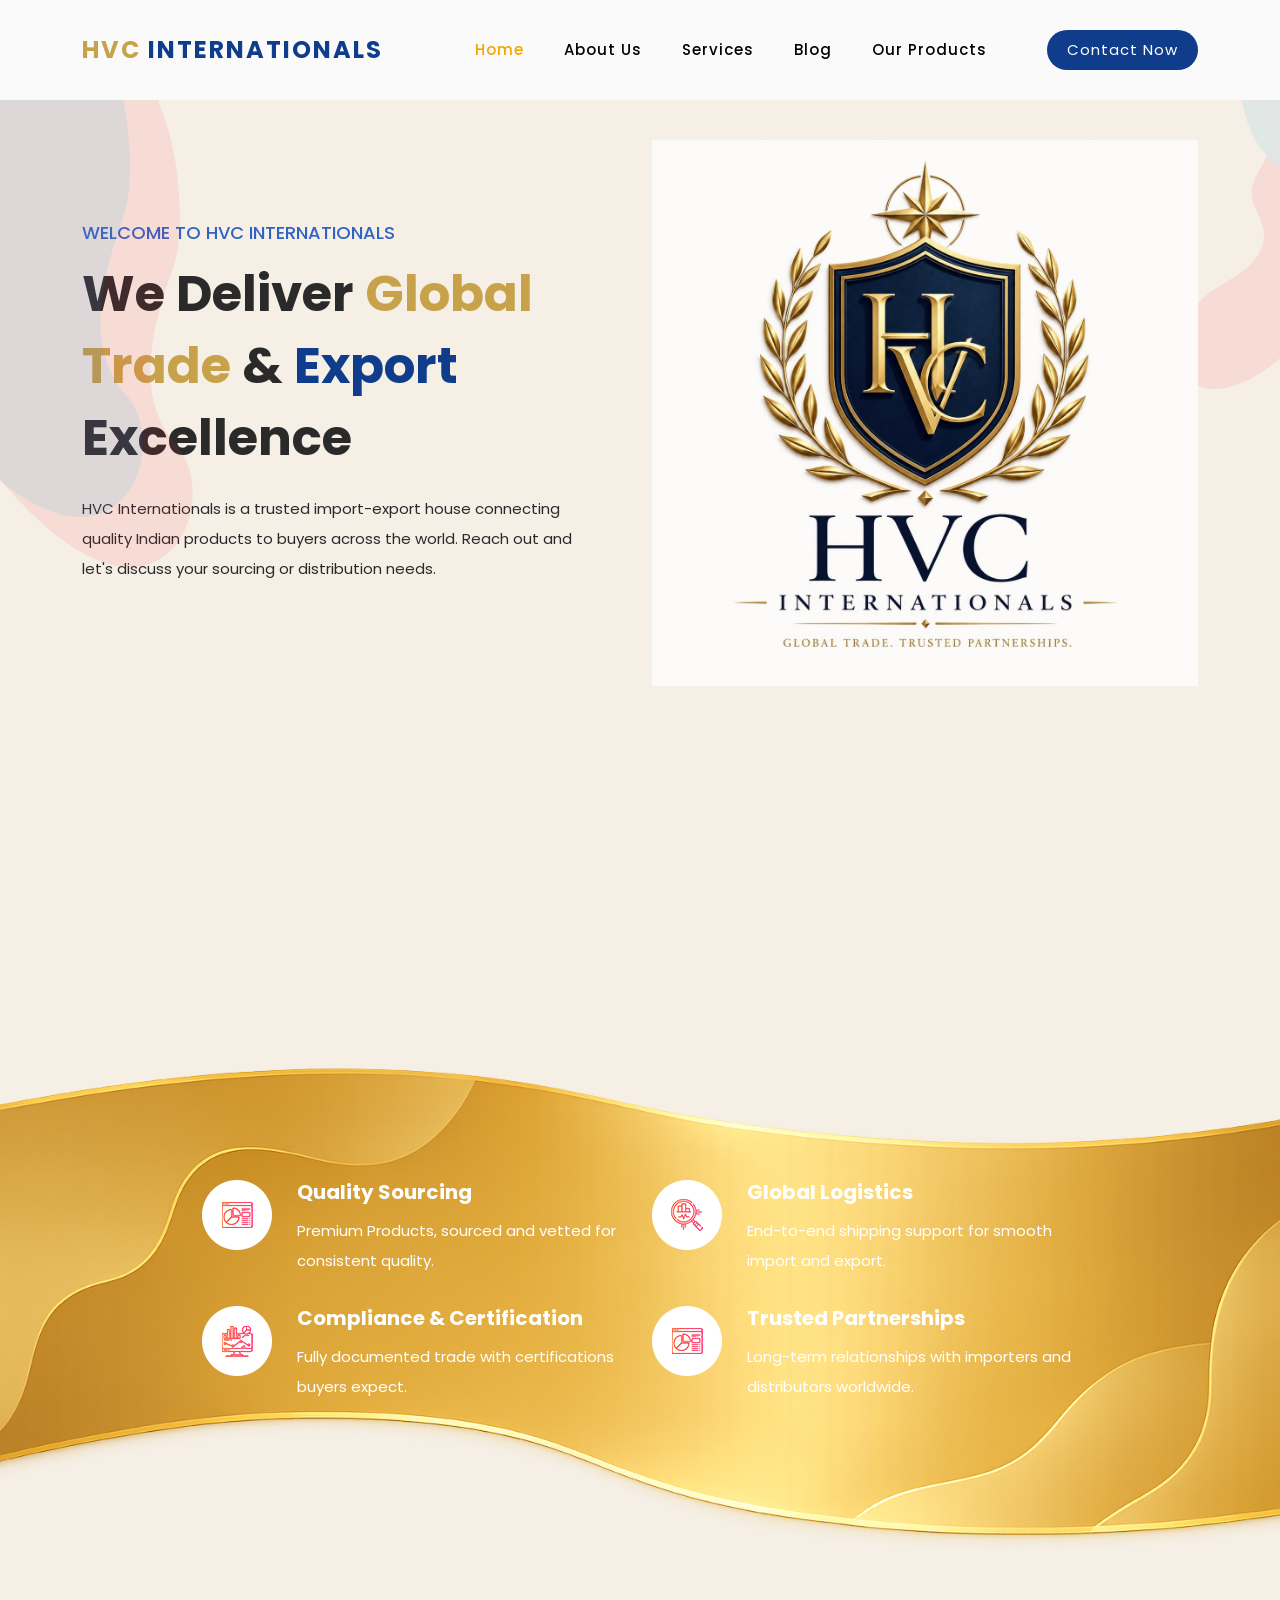
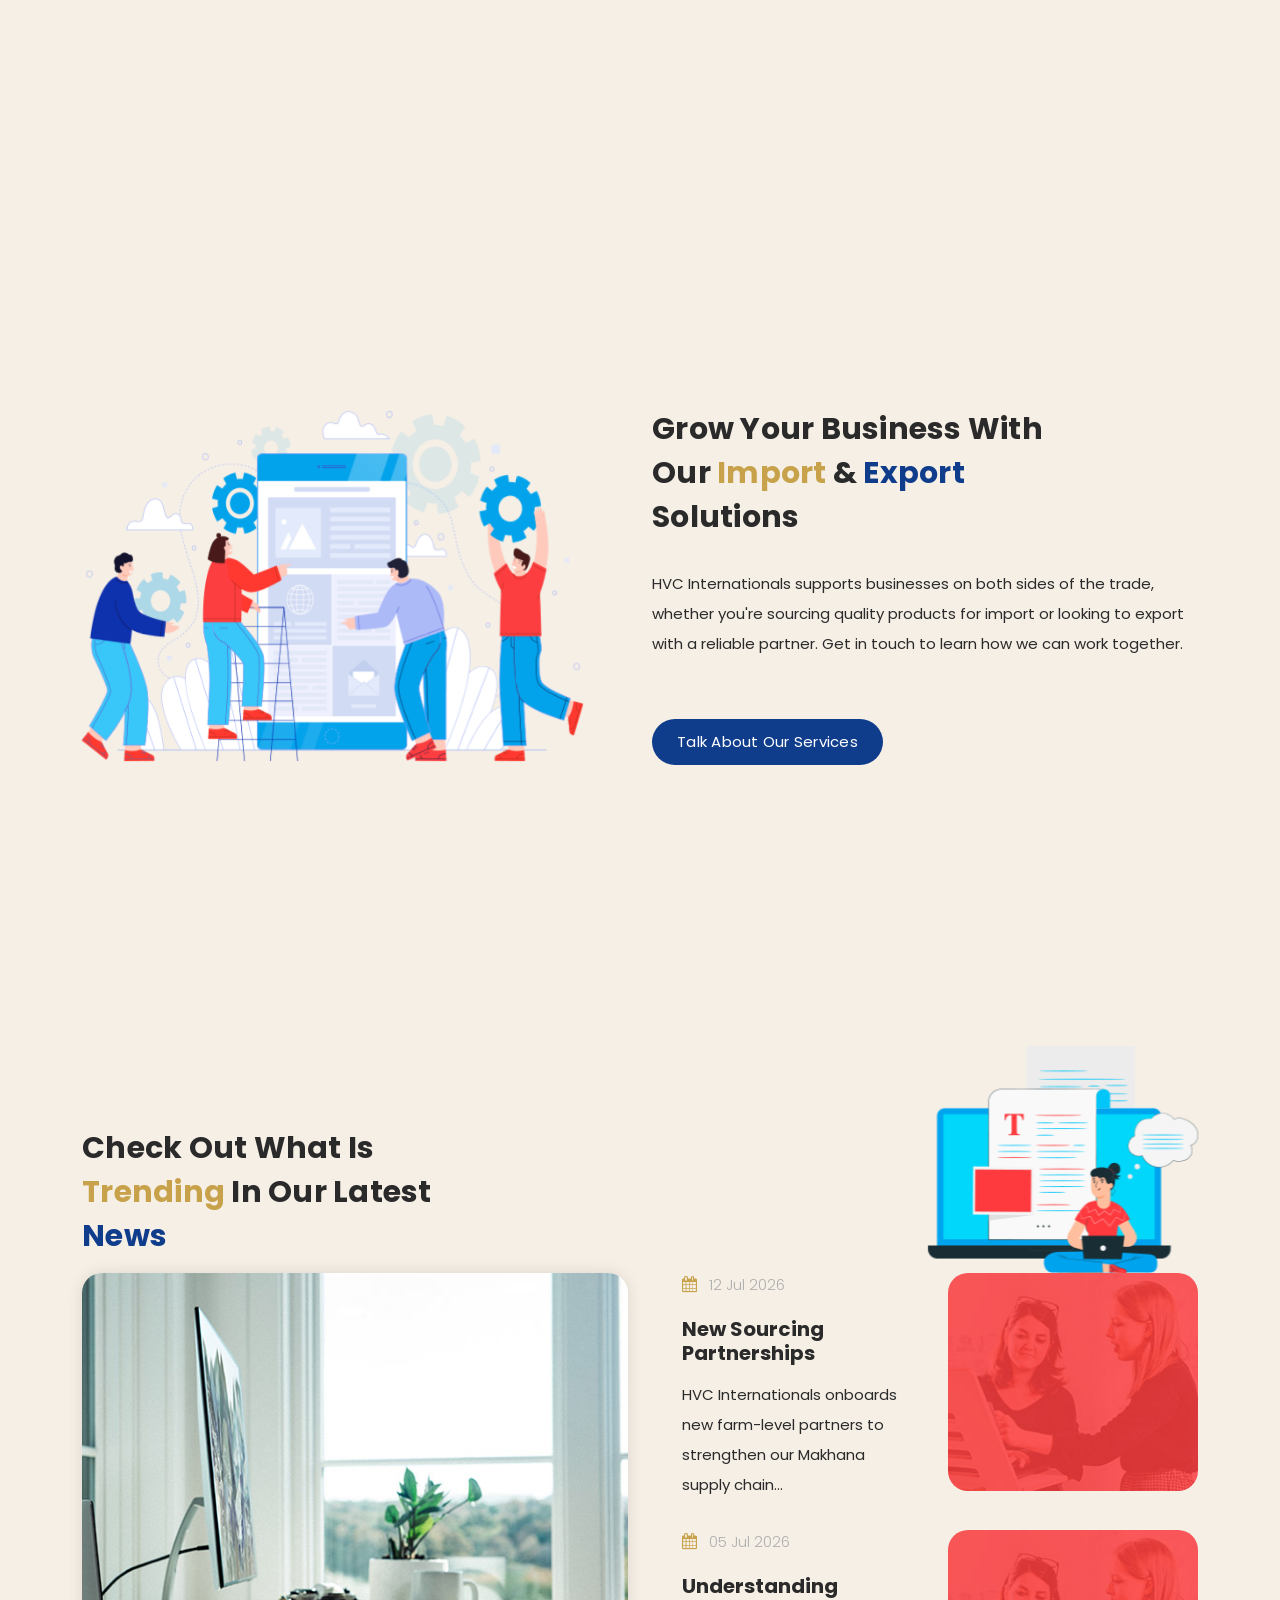
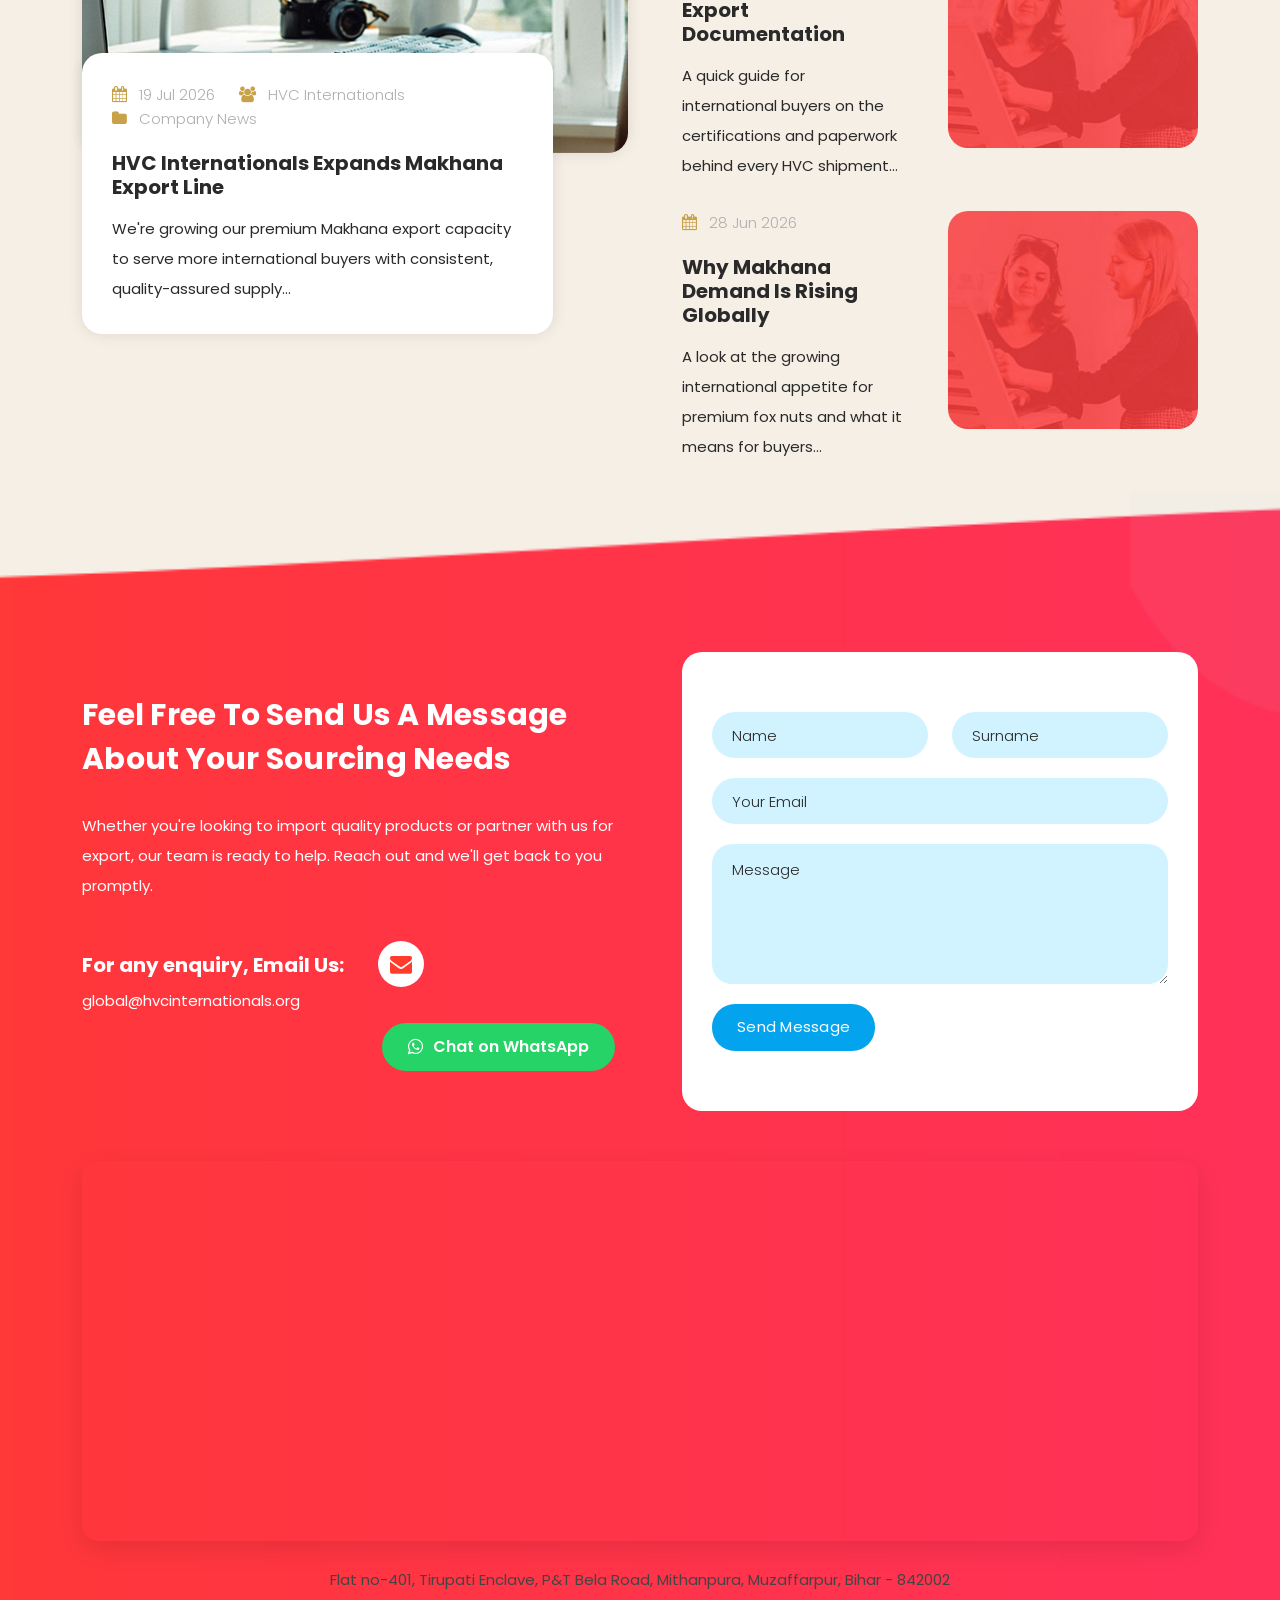
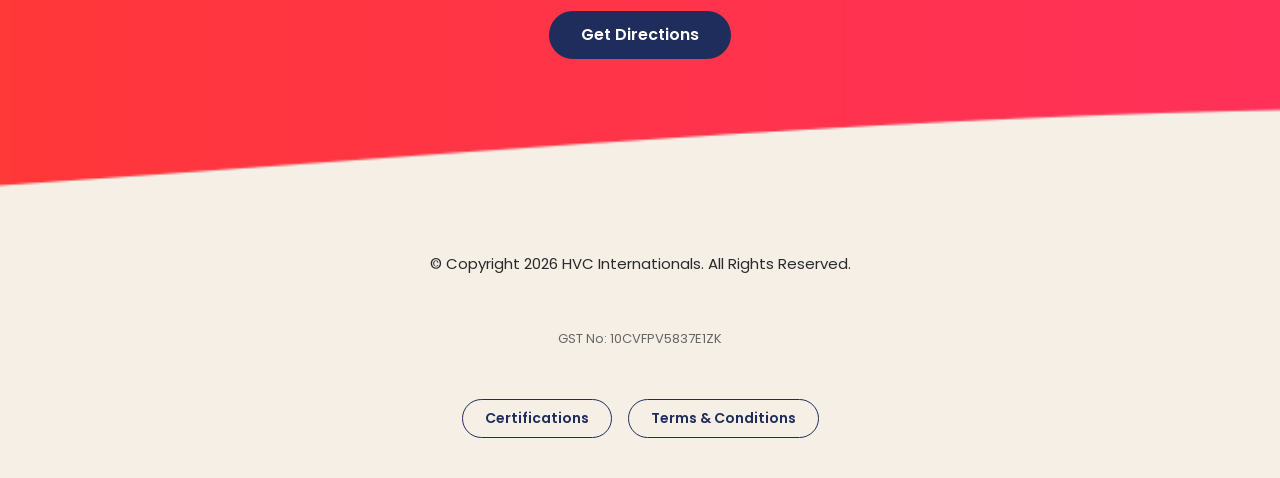
<file: index.html>
<!DOCTYPE html>
<html lang="en">

  <head>

    <meta charset="UTF-8">
    <meta name="viewport" content="width=device-width, initial-scale=1, shrink-to-fit=no">
    <meta name="description" content="HVC Internationals - Premium global import-export company specializing in Makhana (Fox Nuts) and quality agri-products for international and domestic buyers.">
    <meta name="author" content="HVC Internationals">
    <link rel="preconnect" href="https://fonts.gstatic.com">
    <link href="https://fonts.googleapis.com/css2?family=Poppins:wght@100;200;300;400;500;600;700;800;900&display=swap" rel="stylesheet">

    <title>HVC Internationals - Global Import &amp; Export Solutions</title>
    <link rel="icon" type="image/svg+xml" href="assets/images/favicon.svg">

    <!-- Bootstrap core CSS -->
    <link href="vendor/bootstrap/css/bootstrap.min.css" rel="stylesheet">

    <!-- Additional CSS Files -->
    <link rel="stylesheet" href="assets/css/fontawesome.css">
    <link rel="stylesheet" href="assets/css/templatemo-space-dynamic.css">
    <link rel="stylesheet" href="assets/css/animated.css">
    <link rel="stylesheet" href="assets/css/owl.css">
    <link rel="stylesheet" href="assets/css/index.css">
<!--

HVC Internationals - Home Page
Built on the Space Dynamic template structure (TemplateMo 562)
https://templatemo.com/tm-562-space-dynamic

-->
  </head>

<body>

  <!-- ***** Preloader Start ***** -->
  <div id="js-preloader" class="js-preloader">
    <div class="preloader-inner">
      <span class="dot"></span>
      <div class="dots">
        <span></span>
        <span></span>
        <span></span>
      </div>
    </div>
  </div>
  <!-- ***** Preloader End ***** -->

  <!-- ***** Header Area Start ***** -->
  <header class="header-area header-sticky wow slideInDown" data-wow-duration="0.75s" data-wow-delay="0s">
    <div class="container">
      <div class="row">
        <div class="col-12">
          <nav class="main-nav">
            <!-- ***** Logo Start ***** -->
            <a href="index.html" class="logo">
              <h4>HVC<span> Internationals</span></h4>
            </a>
            <!-- ***** Logo End ***** -->
            <!-- ***** Menu Start ***** -->
            <ul class="nav">
              <li class="scroll-to-section"><a href="#top" class="active">Home</a></li>
              <li class="scroll-to-section"><a href="#about">About Us</a></li>
              <li class="scroll-to-section"><a href="#services">Services</a></li>
              <li class="scroll-to-section"><a href="#blog">Blog</a></li> 
              <li><a href="products.html">Our Products</a></li> 
              <li class="scroll-to-section"><div class="main-red-button"><a href="#contact">Contact Now</a></div></li> 
            </ul>        
            <a class='menu-trigger'>
                <span>Menu</span>
            </a>
            <!-- ***** Menu End ***** -->
          </nav>
        </div>
      </div>
    </div>
  </header>
  <!-- ***** Header Area End ***** -->

  <div class="main-banner wow fadeIn" id="top" data-wow-duration="1s" data-wow-delay="0.5s">
    <div class="container">
      <div class="row">
        <div class="col-lg-12">
          <div class="row">
            <div class="col-lg-6 align-self-center">
              <div class="left-content header-text wow fadeInLeft" data-wow-duration="1s" data-wow-delay="1s">
                <h6>Welcome to HVC Internationals</h6>
                <h2>We Deliver <em>Global Trade</em> &amp; <span>Export</span> Excellence</h2>
                <p>HVC Internationals is a trusted import-export house connecting quality Indian products to buyers across the world. Reach out and let's discuss your sourcing or distribution needs.</p>

              </div>
            </div>
            <div class="col-lg-6">
              <div class="right-image wow fadeInRight" data-wow-duration="1s" data-wow-delay="0.5s">
                <img src="assets/images/banner-right-image.png" alt="HVC Internationals team">
              </div>
            </div>
          </div>
        </div>
      </div>
    </div>
  </div>

  <div id="about" class="about-us section">
    <div class="container" style="display:flex; justify-content:center;">
      <div style="width:100%; max-width:900px; margin:0 auto;">
        <div class="services" style="width:100%; margin:0 auto;">
          <div class="row justify-content-center" style="margin:0 auto; max-width:900px;">
            <div class="col-lg-6">
              <div class="item wow fadeIn" data-wow-duration="1s" data-wow-delay="0.5s">
                <div class="icon">
                  <img src="assets/images/service-icon-01.png" alt="quality sourcing">
                </div>
                <div class="right-text">
                  <h4>Quality Sourcing</h4>
                  <p>Premium Products, sourced and vetted for consistent quality.</p>
                </div>
              </div>
            </div>
            <div class="col-lg-6">
              <div class="item wow fadeIn" data-wow-duration="1s" data-wow-delay="0.7s">
                <div class="icon">
                  <img src="assets/images/service-icon-02.png" alt="global logistics">
                </div>
                <div class="right-text">
                  <h4>Global Logistics</h4>
                  <p>End-to-end shipping support for smooth import and export.</p>
                </div>
              </div>
            </div>
            <div class="col-lg-6">
              <div class="item wow fadeIn" data-wow-duration="1s" data-wow-delay="0.9s">
                <div class="icon">
                  <img src="assets/images/service-icon-03.png" alt="compliance and certification">
                </div>
                <div class="right-text">
                  <h4>Compliance &amp; Certification</h4>
                  <p>Fully documented trade with certifications buyers expect.</p>
                </div>
              </div>
            </div>
            <div class="col-lg-6">
              <div class="item wow fadeIn" data-wow-duration="1s" data-wow-delay="1.1s">
                <div class="icon">
                  <img src="assets/images/service-icon-04.png" alt="trusted partnerships">
                </div>
                <div class="right-text">
                  <h4>Trusted Partnerships</h4>
                  <p>Long-term relationships with importers and distributors worldwide.</p>
                </div>
              </div>
            </div>
          </div>
        </div>
      </div>
    </div>
  </div>

  <div id="services" class="our-services section">
    <div class="container">
      <div class="row">
        <div class="col-lg-6 align-self-center  wow fadeInLeft" data-wow-duration="1s" data-wow-delay="0.2s">
          <div class="left-image">
            <img src="assets/images/services-left-image.png" alt="">
          </div>
        </div>
        <div class="col-lg-6 wow fadeInRight" data-wow-duration="1s" data-wow-delay="0.2s">
          <div class="section-heading">
            <h2>Grow Your Business With Our <em>Import</em> &amp; <span>Export</span> Solutions</h2>
            <p>HVC Internationals supports businesses on both sides of the trade, whether you're sourcing quality products for import or looking to export with a reliable partner. Get in touch to learn how we can work together.</p>
            <div class="main-red-button" style="margin-top:20px;">
              <a href="services.html">Talk About Our Services</a>
            </div>
          </div>
        </div>
      </div>
    </div>
  </div>

  <div id="blog" class="our-blog section">
    <div class="container">
      <div class="row">
        <div class="col-lg-6 wow fadeInDown" data-wow-duration="1s" data-wow-delay="0.25s">
          <div class="section-heading">
            <h2>Check Out What Is <em>Trending</em> In Our Latest <span>News</span></h2>
          </div>
        </div>
        <div class="col-lg-6 wow fadeInDown" data-wow-duration="1s" data-wow-delay="0.25s">
          <div class="top-dec">
            <img src="assets/images/blog-dec.png" alt="">
          </div>
        </div>
      </div>
      <div class="row">
        <div class="col-lg-6 wow fadeInUp" data-wow-duration="1s" data-wow-delay="0.25s">
          <div class="left-image">
            <a href="#"><img src="assets/images/big-blog-thumb.jpg" alt="HVC Internationals warehouse"></a>
            <div class="info">
              <div class="inner-content">
                <ul>
                  <li><i class="fa fa-calendar"></i> 19 Jul 2026</li>
                  <li><i class="fa fa-users"></i> HVC Internationals</li>
                  <li><i class="fa fa-folder"></i> Company News</li>
                </ul>
                <a href="#"><h4>HVC Internationals Expands Makhana Export Line</h4></a>
                <p>We're growing our premium Makhana export capacity to serve more international buyers with consistent, quality-assured supply...</p>
              </div>
            </div>
          </div>
        </div>
        <div class="col-lg-6 wow fadeInUp" data-wow-duration="1s" data-wow-delay="0.25s">
          <div class="right-list">
            <ul>
              <li>
                <div class="left-content align-self-center">
                  <span><i class="fa fa-calendar"></i> 12 Jul 2026</span>
                  <a href="#"><h4>New Sourcing Partnerships</h4></a>
                  <p>HVC Internationals onboards new farm-level partners to strengthen our Makhana supply chain...</p>
                </div>
                <div class="right-image">
                  <a href="#"><img src="assets/images/blog-thumb-01.jpg" alt=""></a>
                </div>
              </li>
              <li>
                <div class="left-content align-self-center">
                  <span><i class="fa fa-calendar"></i> 05 Jul 2026</span>
                  <a href="#"><h4>Understanding Export Documentation</h4></a>
                  <p>A quick guide for international buyers on the certifications and paperwork behind every HVC shipment...</p>
                </div>
                <div class="right-image">
                  <a href="#"><img src="assets/images/blog-thumb-01.jpg" alt=""></a>
                </div>
              </li>
              <li>
                <div class="left-content align-self-center">
                  <span><i class="fa fa-calendar"></i> 28 Jun 2026</span>
                  <a href="#"><h4>Why Makhana Demand Is Rising Globally</h4></a>
                  <p>A look at the growing international appetite for premium fox nuts and what it means for buyers...</p>
                </div>
                <div class="right-image">
                  <a href="#"><img src="assets/images/blog-thumb-01.jpg" alt=""></a>
                </div>
              </li>
            </ul>
          </div>
        </div>
      </div>
    </div>
  </div>

  <div id="contact" class="contact-us section">
    <div class="container">
      <div class="row">
        <div class="col-lg-6 align-self-center wow fadeInLeft" data-wow-duration="0.5s" data-wow-delay="0.25s">
          <div class="section-heading">
            <h2>Feel Free To Send Us a Message About Your Sourcing Needs</h2>
            <p>Whether you're looking to import quality products or partner with us for export, our team is ready to help. Reach out and we'll get back to you promptly.</p>
            <div class="phone-info">
              <h4 style="margin-bottom:0;">For any enquiry, Email Us: <span><i class="fa fa-envelope"></i> <a href="mailto:global@hvcinternationals.org">global@hvcinternationals.org</a></span></h4>
              <div class="whatsapp-cta" style="margin-top:12px; margin-left:300px;">
                <a href="https://wa.me/919931700001" target="_blank" rel="noopener noreferrer"
                   style="display:inline-flex; align-items:center; gap:10px; padding:12px 26px; background:#25D366; color:#fff; border-radius:25px; text-decoration:none; font-weight:600; transition: background 0.3s ease;"
                   onmouseover="this.style.background='#1ebe5b';"
                   onmouseout="this.style.background='#25D366';">
                  <i class="fa fa-whatsapp" style="font-size:18px;"></i> Chat on WhatsApp
                </a>
              </div>
            </div>
          </div>
        </div>
        <div class="col-lg-6 wow fadeInRight" data-wow-duration="0.5s" data-wow-delay="0.25s">
          <form id="contact" action="https://formsubmit.co/global@hvcinternationals.org" method="POST">
            <input type="hidden" name="_subject" value="New enquiry from HVC Internationals website">
            <input type="hidden" name="_captcha" value="false">
            <input type="hidden" name="_template" value="table">
            <input type="hidden" name="_next" value="https://arnavaab.github.io/HVC-International/">
            <div class="row">
              <div class="col-lg-6">
                <fieldset>
                  <input type="name" name="name" id="name" placeholder="Name" autocomplete="on" required>
                </fieldset>
              </div>
              <div class="col-lg-6">
                <fieldset>
                  <input type="surname" name="surname" id="surname" placeholder="Surname" autocomplete="on" required>
                </fieldset>
              </div>
              <div class="col-lg-12">
                <fieldset>
                  <input type="text" name="email" id="email" pattern="[^ @]*@[^ @]*" placeholder="Your Email" required="">
                </fieldset>
              </div>
              <div class="col-lg-12">
                <fieldset>
                  <textarea name="message" type="text" class="form-control" id="message" placeholder="Message" required=""></textarea>  
                </fieldset>
              </div>
              <div class="col-lg-12">
                <fieldset>
                  <button type="submit" id="form-submit" class="main-button ">Send Message</button>
                </fieldset>
              </div>
            </div>
            <div class="contact-dec">
              <img src="assets/images/contact-decoration.png" alt="">
            </div>
          </form>
        </div>
      </div>

      <!-- ***** Map Start ***** -->
      <div class="row" style="margin-top:50px;">
        <div class="col-lg-12 wow fadeIn" data-wow-duration="1s" data-wow-delay="0.25s">
          <div style="border-radius:16px; overflow:hidden; box-shadow:0 8px 24px rgba(0,0,0,0.1); position:relative;">
            <iframe
              src="https://www.google.com/maps?q=Tirupati%20Enclave%2C%20Mithanpura%2C%20Muzaffarpur%2C%20Bihar%20842002&output=embed"
              width="100%"
              height="380"
              style="border:0; display:block;"
              allowfullscreen=""
              loading="lazy"
              referrerpolicy="no-referrer-when-downgrade"
              title="HVC Internationals office location">
            </iframe>
          </div>
          <div style="text-align:center; margin-top:24px;">
            <p style="color:#444; margin-bottom:16px;">
              Flat no-401, Tirupati Enclave, P&amp;T Bela Road, Mithanpura, Muzaffarpur, Bihar - 842002
            </p>
            <a href="https://www.google.com/maps/dir/?api=1&destination=Flat%20no-401%2C%20Tirupati%20Enclave%2C%20P%26T%20Bela%20Road%2C%20Mithanpura%2C%20Muzaffarpur%2C%20Bihar%2C%20India%2C%20842002"
               target="_blank" rel="noopener noreferrer"
               style="display:inline-block; padding:12px 32px; background:#1f2d5c; color:#fff; border-radius:25px; text-decoration:none; font-weight:600; transition: background 0.3s ease;"
               onmouseover="this.style.background='#c79a3f';"
               onmouseout="this.style.background='#1f2d5c';">
              Get Directions
            </a>
          </div>
        </div>
      </div>
      <!-- ***** Map End ***** -->

    </div>
  </div>

  <footer style="padding-bottom:40px;">
    <div class="container">
      <div class="row">
        <div class="col-lg-12 wow fadeIn" data-wow-duration="1s" data-wow-delay="0.25s">
          <p>© Copyright 2026 HVC Internationals. All Rights Reserved.</p>
          <p style="margin-top:6px; font-size:13px; color:#666;">GST No: 10CVFPV5837E1ZK</p>
          <div style="margin-top:16px; display:flex; gap:16px; justify-content:center; flex-wrap:wrap;">
            <a href="certifications.html" style="padding:8px 22px; border:1px solid #1f2d5c; border-radius:20px; color:#1f2d5c; text-decoration:none; font-size:14px; font-weight:600; transition: all 0.3s ease;" onmouseover="this.style.background='#1f2d5c'; this.style.color='#fff';" onmouseout="this.style.background='transparent'; this.style.color='#1f2d5c';">Certifications</a>
            <a href="terms.html" style="padding:8px 22px; border:1px solid #1f2d5c; border-radius:20px; color:#1f2d5c; text-decoration:none; font-size:14px; font-weight:600; transition: all 0.3s ease;" onmouseover="this.style.background='#1f2d5c'; this.style.color='#fff';" onmouseout="this.style.background='transparent'; this.style.color='#1f2d5c';">Terms &amp; Conditions</a>
          </div>
        </div>
      </div>
    </div>
  </footer>
  <!-- Scripts -->
  <script src="vendor/jquery/jquery.min.js"></script>
  <script src="vendor/bootstrap/js/bootstrap.bundle.min.js"></script>
  <script src="assets/js/owl-carousel.js"></script>
  <script src="assets/js/animation.js"></script>
  <script src="assets/js/imagesloaded.js"></script>
  <script src="assets/js/templatemo-custom.js"></script>

  <script>
    // Override the template's built-in scroll-to-section behavior so it
    // accounts for the fixed header height (prevents sections landing
    // half-covered underneath the header).
    (function () {
      var HEADER_OFFSET = 100; // adjust to match your header's actual height

      document.querySelectorAll('.scroll-to-section a[href^="#"]').forEach(function (link) {
        link.addEventListener('click', function (e) {
          var targetId = this.getAttribute('href');
          var target = document.querySelector(targetId);
          if (!target) return;

          e.preventDefault();
          e.stopPropagation();
          e.stopImmediatePropagation();

          var top = target.getBoundingClientRect().top + window.pageYOffset - HEADER_OFFSET;
          window.scrollTo({ top: top, behavior: 'smooth' });
        }, true); // capture phase: runs before the template's own handler
      });
    })();
  </script>

</body>
</html>
</file>
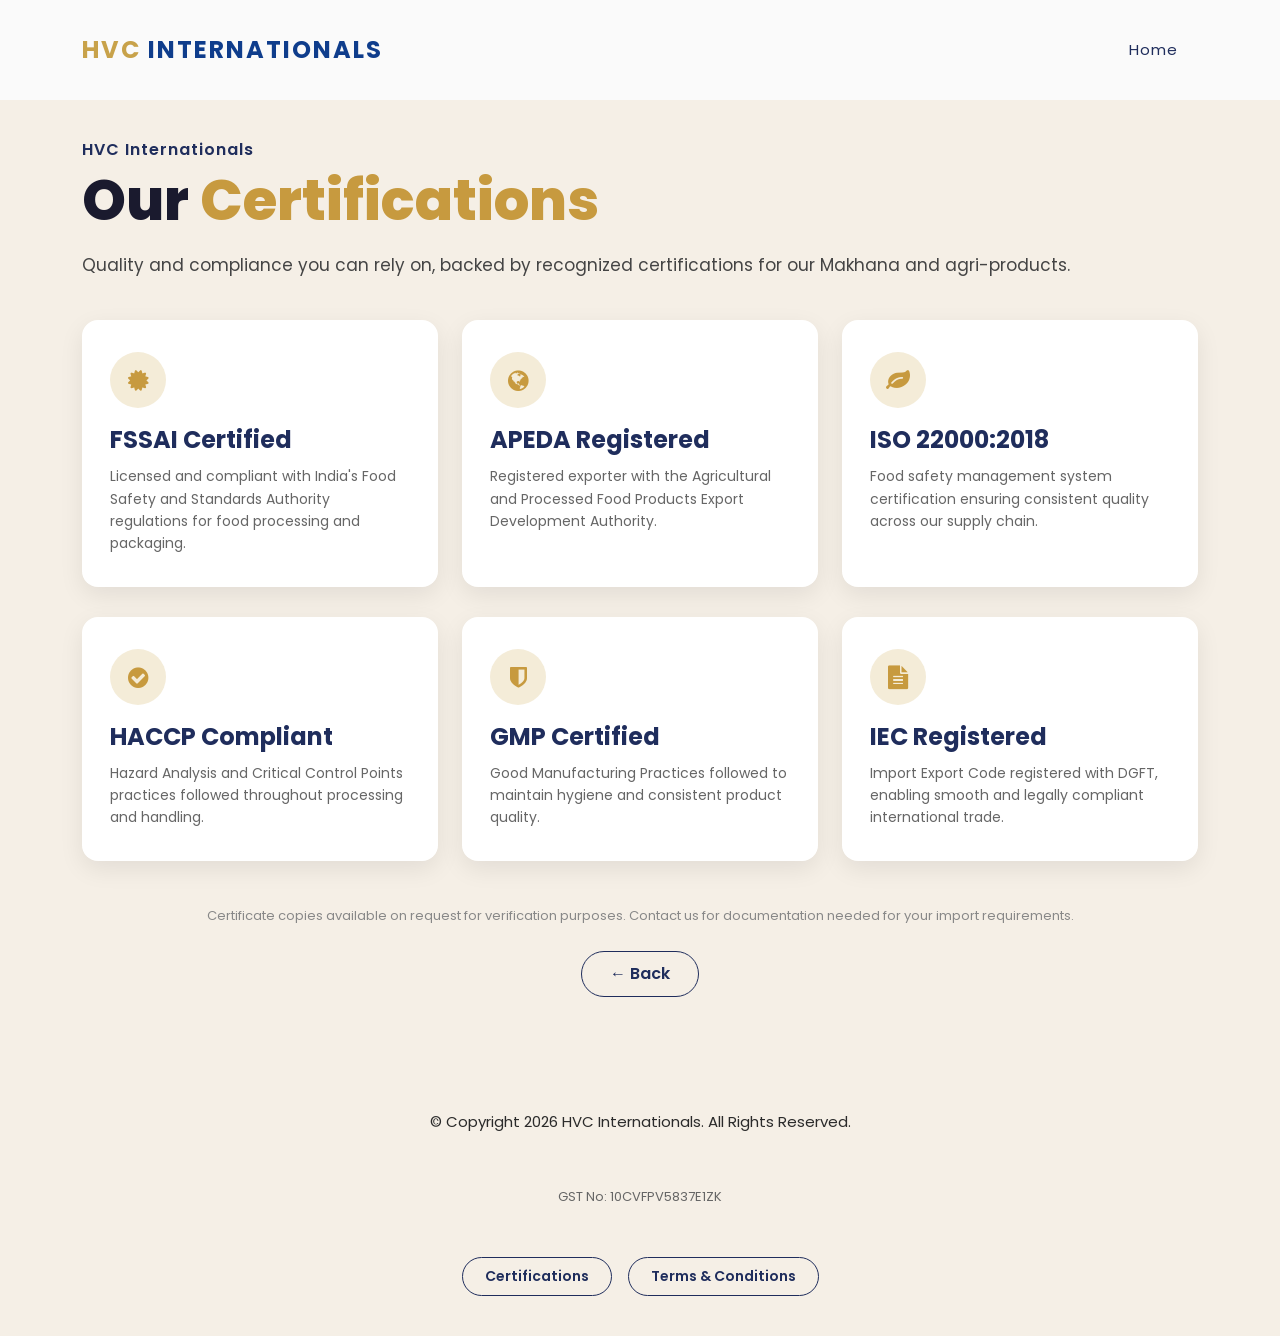
<file: certifications.html>
<!DOCTYPE html>
<html lang="en">

  <head>

    <meta charset="UTF-8">
    <meta name="viewport" content="width=device-width, initial-scale=1, shrink-to-fit=no">
    <meta name="description" content="HVC Internationals - Certifications. Quality and compliance certifications for our Makhana (Fox Nuts) and agri-products.">
    <meta name="author" content="HVC Internationals">
    <link rel="preconnect" href="https://fonts.gstatic.com">
    <link href="https://fonts.googleapis.com/css2?family=Poppins:wght@100;200;300;400;500;600;700;800;900&display=swap" rel="stylesheet">

    <title>HVC Internationals - Certifications</title>
    <link rel="icon" type="image/svg+xml" href="assets/images/favicon.svg">

    <!-- Bootstrap core CSS -->
    <link href="vendor/bootstrap/css/bootstrap.min.css" rel="stylesheet">

    <!-- Additional CSS Files -->
    <link rel="stylesheet" href="assets/css/fontawesome.css">
    <link rel="stylesheet" href="assets/css/templatemo-space-dynamic.css">
    <link rel="stylesheet" href="assets/css/animated.css">
    <link rel="stylesheet" href="assets/css/owl.css">
    <link rel="stylesheet" href="assets/css/certifications.css">
<!--

HVC Internationals - Certifications Page
Built on the Space Dynamic template structure (TemplateMo 562)
https://templatemo.com/tm-562-space-dynamic

-->
  </head>

<body>

  <!-- ***** Preloader Start ***** -->
  <div id="js-preloader" class="js-preloader">
    <div class="preloader-inner">
      <span class="dot"></span>
      <div class="dots">
        <span></span>
        <span></span>
        <span></span>
      </div>
    </div>
  </div>
  <!-- ***** Preloader End ***** -->

  <!-- ***** Header Area Start ***** -->
  <header class="header-area header-sticky wow slideInDown single-link-header" data-wow-duration="0.75s" data-wow-delay="0s">
    <div class="container">
      <div class="row">
        <div class="col-12">
          <nav class="main-nav">
            <!-- ***** Logo Start ***** -->
            <a href="index.html" class="logo">
              <h4>HVC<span> Internationals</span></h4>
            </a>
            <a href="index.html" class="mobile-home-link">Home</a>
            <!-- ***** Logo End ***** -->
            <!-- ***** Menu Start ***** -->
            <ul class="nav single-link-nav">
              <li><a href="index.html">Home</a></li>
            </ul>        
            <a class='menu-trigger'>
                <span>Menu</span>
            </a>
            <!-- ***** Menu End ***** -->
          </nav>
        </div>
      </div>
    </div>
  </header>
  <!-- ***** Header Area End ***** -->

  <!-- ***** Content Start ***** -->
  <section class="page-hero" style="padding: 140px 0 20px;">
    <div class="container">
      <div class="row">
        <div class="col-lg-12">
          <div class="left-content header-text wow fadeInLeft" data-wow-duration="1s" data-wow-delay="0.5s" style="text-align: center; margin-right: 0px;">
            <h6 style="color:#1f2d5c; font-weight:600; letter-spacing:1px; margin-bottom:8px;">HVC Internationals</h6>
            <h2 style="font-size:56px; font-weight:800; color:#1a1a2e; margin-bottom:16px;">Our <em style="font-style:normal; color:#c79a3f;">Certifications</em></h2>
            <p style="font-size:17px; color:#444;">Quality and compliance you can rely on, backed by recognized certifications for our Makhana and agri-products.</p>
          </div>
        </div>
      </div>
    </div>
  </section>
  <!-- ***** Content End ***** -->

  <!-- ***** Certifications Grid Start ***** -->
  <section style="padding: 20px 0 80px;">
    <div class="container">
      <div class="row" style="row-gap:30px;">

        <div class="col-lg-4 col-md-6 wow fadeIn" data-wow-duration="1s" data-wow-delay="0.2s">
          <div style="background:#fff; border-radius:16px; padding:32px 28px; height:100%; box-shadow:0 8px 24px rgba(0,0,0,0.08);">
            <div style="width:56px; height:56px; border-radius:50%; background:#f4ecd8; display:flex; align-items:center; justify-content:center; margin-bottom:18px;">
              <i class="fa fa-certificate" style="font-size:24px; color:#c79a3f;"></i>
            </div>
            <h4 style="color:#1f2d5c; font-weight:700; margin-bottom:10px;">FSSAI Certified</h4>
            <p style="color:#666; font-size:14px; line-height:1.6;">Licensed and compliant with India's Food Safety and Standards Authority regulations for food processing and packaging.</p>
          </div>
        </div>

        <div class="col-lg-4 col-md-6 wow fadeIn" data-wow-duration="1s" data-wow-delay="0.3s">
          <div style="background:#fff; border-radius:16px; padding:32px 28px; height:100%; box-shadow:0 8px 24px rgba(0,0,0,0.08);">
            <div style="width:56px; height:56px; border-radius:50%; background:#f4ecd8; display:flex; align-items:center; justify-content:center; margin-bottom:18px;">
              <i class="fa fa-globe" style="font-size:24px; color:#c79a3f;"></i>
            </div>
            <h4 style="color:#1f2d5c; font-weight:700; margin-bottom:10px;">APEDA Registered</h4>
            <p style="color:#666; font-size:14px; line-height:1.6;">Registered exporter with the Agricultural and Processed Food Products Export Development Authority.</p>
          </div>
        </div>

        <div class="col-lg-4 col-md-6 wow fadeIn" data-wow-duration="1s" data-wow-delay="0.4s">
          <div style="background:#fff; border-radius:16px; padding:32px 28px; height:100%; box-shadow:0 8px 24px rgba(0,0,0,0.08);">
            <div style="width:56px; height:56px; border-radius:50%; background:#f4ecd8; display:flex; align-items:center; justify-content:center; margin-bottom:18px;">
              <i class="fa fa-leaf" style="font-size:24px; color:#c79a3f;"></i>
            </div>
            <h4 style="color:#1f2d5c; font-weight:700; margin-bottom:10px;">ISO 22000:2018</h4>
            <p style="color:#666; font-size:14px; line-height:1.6;">Food safety management system certification ensuring consistent quality across our supply chain.</p>
          </div>
        </div>

        <div class="col-lg-4 col-md-6 wow fadeIn" data-wow-duration="1s" data-wow-delay="0.5s">
          <div style="background:#fff; border-radius:16px; padding:32px 28px; height:100%; box-shadow:0 8px 24px rgba(0,0,0,0.08);">
            <div style="width:56px; height:56px; border-radius:50%; background:#f4ecd8; display:flex; align-items:center; justify-content:center; margin-bottom:18px;">
              <i class="fa fa-check-circle" style="font-size:24px; color:#c79a3f;"></i>
            </div>
            <h4 style="color:#1f2d5c; font-weight:700; margin-bottom:10px;">HACCP Compliant</h4>
            <p style="color:#666; font-size:14px; line-height:1.6;">Hazard Analysis and Critical Control Points practices followed throughout processing and handling.</p>
          </div>
        </div>

        <div class="col-lg-4 col-md-6 wow fadeIn" data-wow-duration="1s" data-wow-delay="0.6s">
          <div style="background:#fff; border-radius:16px; padding:32px 28px; height:100%; box-shadow:0 8px 24px rgba(0,0,0,0.08);">
            <div style="width:56px; height:56px; border-radius:50%; background:#f4ecd8; display:flex; align-items:center; justify-content:center; margin-bottom:18px;">
              <i class="fa fa-shield" style="font-size:24px; color:#c79a3f;"></i>
            </div>
            <h4 style="color:#1f2d5c; font-weight:700; margin-bottom:10px;">GMP Certified</h4>
            <p style="color:#666; font-size:14px; line-height:1.6;">Good Manufacturing Practices followed to maintain hygiene and consistent product quality.</p>
          </div>
        </div>

        <div class="col-lg-4 col-md-6 wow fadeIn" data-wow-duration="1s" data-wow-delay="0.7s">
          <div style="background:#fff; border-radius:16px; padding:32px 28px; height:100%; box-shadow:0 8px 24px rgba(0,0,0,0.08);">
            <div style="width:56px; height:56px; border-radius:50%; background:#f4ecd8; display:flex; align-items:center; justify-content:center; margin-bottom:18px;">
              <i class="fa fa-file-text" style="font-size:24px; color:#c79a3f;"></i>
            </div>
            <h4 style="color:#1f2d5c; font-weight:700; margin-bottom:10px;">IEC Registered</h4>
            <p style="color:#666; font-size:14px; line-height:1.6;">Import Export Code registered with DGFT, enabling smooth and legally compliant international trade.</p>
          </div>
        </div>

      </div>

      <div class="row" style="margin-top:40px;">
        <div class="col-lg-12">
          <p style="color:#888; font-size:13px; text-align:center;">
            Certificate copies available on request for verification purposes. Contact us for documentation needed for your import requirements.
          </p>
        </div>
      </div>

      <div class="row" style="margin-top:20px;">
        <div class="col-lg-12" style="text-align:center;">
          <a href="javascript:history.back()" onclick="history.back(); return false;" style="display:inline-block; padding:10px 28px; border:1px solid #1f2d5c; border-radius:25px; color:#1f2d5c; text-decoration:none; font-weight:600; transition: all 0.3s ease;" onmouseover="this.style.background='#1f2d5c'; this.style.color='#fff';" onmouseout="this.style.background='transparent'; this.style.color='#1f2d5c';">
            &larr; Back
          </a>
        </div>
      </div>
    </div>
  </section>
  <!-- ***** Certifications Grid End ***** -->

  <footer style="padding-bottom:40px;">
    <div class="container">
      <div class="row">
        <div class="col-lg-12 wow fadeIn" data-wow-duration="1s" data-wow-delay="0.25s">
          <p>© Copyright 2026 HVC Internationals. All Rights Reserved.</p>
          <p style="margin-top:6px; font-size:13px; color:#666;">GST No: 10CVFPV5837E1ZK</p>
          <div style="margin-top:16px; display:flex; gap:16px; justify-content:center; flex-wrap:wrap;">
            <a href="certifications.html" style="padding:8px 22px; border:1px solid #1f2d5c; border-radius:20px; color:#1f2d5c; text-decoration:none; font-size:14px; font-weight:600; transition: all 0.3s ease;" onmouseover="this.style.background='#1f2d5c'; this.style.color='#fff';" onmouseout="this.style.background='transparent'; this.style.color='#1f2d5c';">Certifications</a>
            <a href="terms.html" style="padding:8px 22px; border:1px solid #1f2d5c; border-radius:20px; color:#1f2d5c; text-decoration:none; font-size:14px; font-weight:600; transition: all 0.3s ease;" onmouseover="this.style.background='#1f2d5c'; this.style.color='#fff';" onmouseout="this.style.background='transparent'; this.style.color='#1f2d5c';">Terms &amp; Conditions</a>
          </div>
        </div>
      </div>
    </div>
  </footer>
  <!-- Scripts -->
  <script src="vendor/jquery/jquery.min.js"></script>
  <script src="vendor/bootstrap/js/bootstrap.bundle.min.js"></script>
  <script src="assets/js/owl-carousel.js"></script>
  <script src="assets/js/animation.js"></script>
  <script src="assets/js/imagesloaded.js"></script>
  <script src="assets/js/templatemo-custom.js"></script>

</body>
</html>
</file>
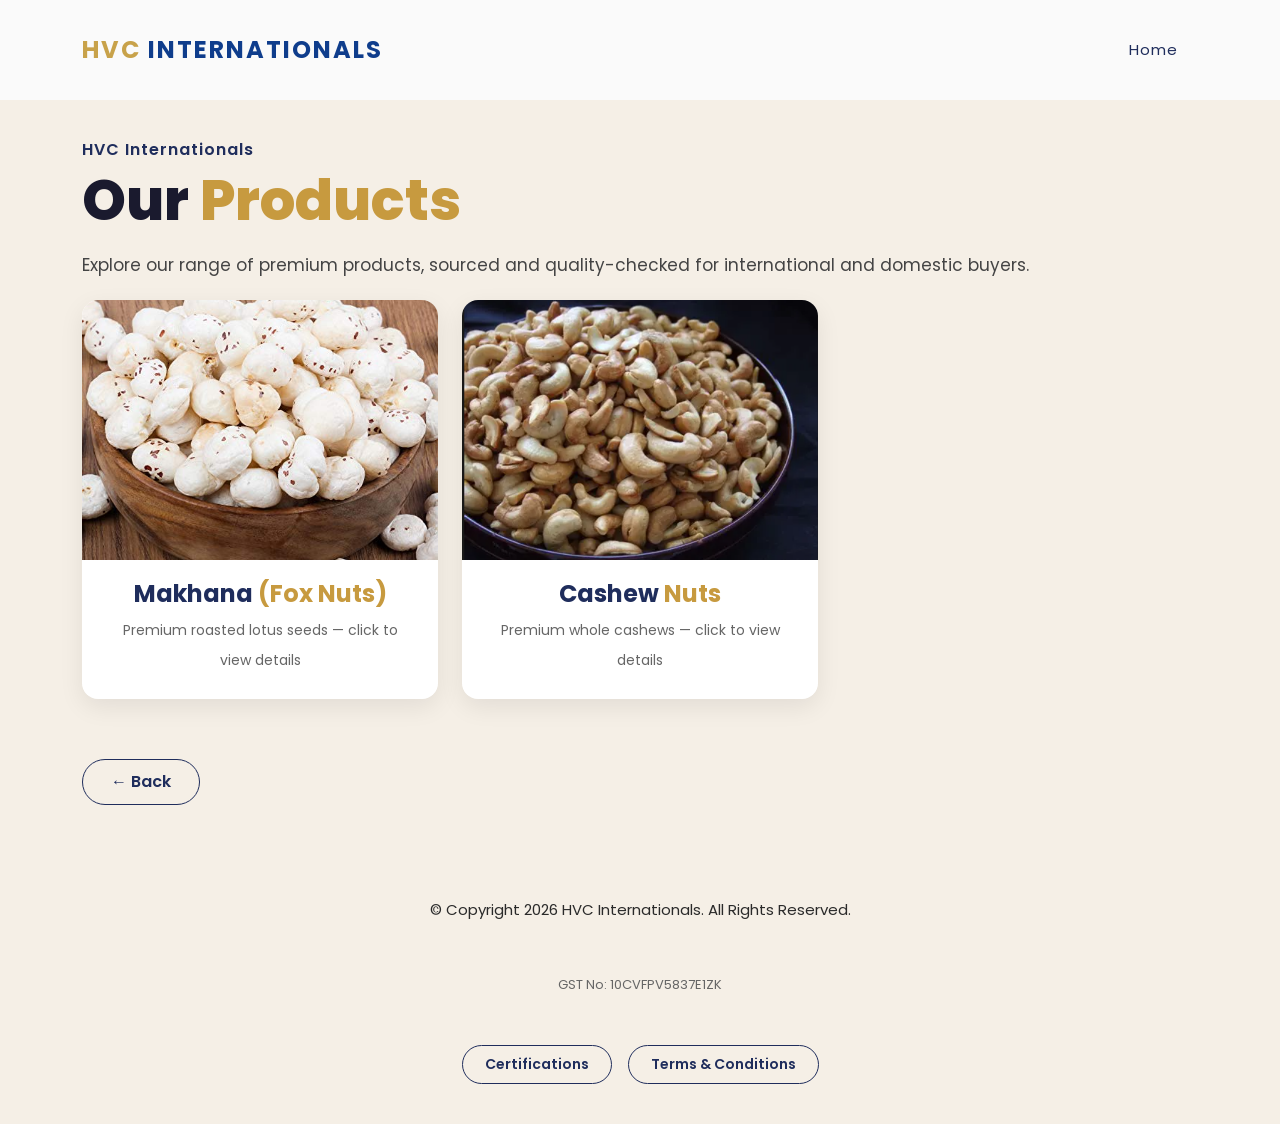
<file: products.html>
<!DOCTYPE html>
<html lang="en">

  <head>

    <meta charset="UTF-8">
    <meta name="viewport" content="width=device-width, initial-scale=1, shrink-to-fit=no">
    <meta name="description" content="HVC Internationals - Our Products. Premium Makhana (Fox Nuts) and quality agri-products for international and domestic buyers.">
    <meta name="author" content="HVC Internationals">
    <link rel="preconnect" href="https://fonts.gstatic.com">
    <link href="https://fonts.googleapis.com/css2?family=Poppins:wght@100;200;300;400;500;600;700;800;900&display=swap" rel="stylesheet">

    <title>HVC Internationals - Our Products</title>
    <link rel="icon" type="image/svg+xml" href="assets/images/favicon.svg">

    <!-- Bootstrap core CSS -->
    <link href="vendor/bootstrap/css/bootstrap.min.css" rel="stylesheet">

    <!-- Additional CSS Files -->
    <link rel="stylesheet" href="assets/css/fontawesome.css">
    <link rel="stylesheet" href="assets/css/templatemo-space-dynamic.css">
    <link rel="stylesheet" href="assets/css/animated.css">
    <link rel="stylesheet" href="assets/css/owl.css">
    <link rel="stylesheet" href="assets/css/products.css">
<!--

HVC Internationals - Our Products Page
Built on the Space Dynamic template structure (TemplateMo 562)
https://templatemo.com/tm-562-space-dynamic

-->

    <!-- Page-specific styles for the Products page -->

  </head>

<body>

  <!-- ***** Preloader Start ***** -->
  <div id="js-preloader" class="js-preloader">
    <div class="preloader-inner">
      <span class="dot"></span>
      <div class="dots">
        <span></span>
        <span></span>
        <span></span>
      </div>
    </div>
  </div>
  <!-- ***** Preloader End ***** -->

  <!-- ***** Header Area Start ***** -->
  <header class="header-area header-sticky wow slideInDown single-link-header" data-wow-duration="0.75s" data-wow-delay="0s">
    <div class="container">
      <div class="row">
        <div class="col-12">
          <nav class="main-nav">
            <!-- ***** Logo Start ***** -->
            <a href="index.html" class="logo">
              <h4>HVC<span> Internationals</span></h4>
            </a>
            <a href="index.html" class="mobile-home-link">Home</a>
            <!-- ***** Logo End ***** -->
            <!-- ***** Menu Start ***** -->
            <ul class="nav single-link-nav">
              <li><a href="index.html" style="color:#1f2d5c;">Home</a></li>
            </ul>        
            <a class='menu-trigger'>
                <span>Menu</span>
            </a>
            <!-- ***** Menu End ***** -->
          </nav>
        </div>
      </div>
    </div>
  </header>
  <!-- ***** Header Area End ***** -->

  <!-- ***** Products Content Start ***** -->
  <section id="top" style="padding: 140px 0 20px;">
    <div class="container">
      <div class="row">
        <div class="col-lg-12">
          <div class="left-content header-text wow fadeInLeft" data-wow-duration="1s" data-wow-delay="0.5s" style="text-align: center; margin-right: 0px;">
            <h6 style="color:#1f2d5c; font-weight:600; letter-spacing:1px; margin-bottom:8px;">HVC Internationals</h6>
            <h2 style="font-size:56px; font-weight:800; color:#1a1a2e; margin-bottom:16px;">Our <em style="font-style:normal; color:#c79a3f;">Products</em></h2>
            <p style="font-size:17px; color:#444;">Explore our range of premium products, sourced and quality-checked for international and domestic buyers.</p>
          </div>
        </div>
      </div>
    </div>
  </section>
  <!-- ***** Products Content End ***** -->

  <!-- ***** Product Grid Start ***** -->
  <section style="padding: 0 0 60px;">
    <div class="container">
      <div class="row justify-content-start">
        <div class="col-lg-4 col-md-6 product-card-col wow fadeInLeft" data-wow-duration="1s" data-wow-delay="1.2s" style="margin-bottom:32px;">
          <div class="product-card" onclick="openProductModal('makhana')" style="cursor:pointer; background:#fff; border-radius:16px; overflow:hidden; box-shadow:0 8px 24px rgba(0,0,0,0.08); transition: transform 0.3s ease, box-shadow 0.3s ease;" onmouseover="this.style.transform='translateY(-6px)'; this.style.boxShadow='0 14px 32px rgba(0,0,0,0.14)';" onmouseout="this.style.transform='translateY(0)'; this.style.boxShadow='0 8px 24px rgba(0,0,0,0.08)';">
            <div style="width:100%; height:260px; overflow:hidden;">
              <img src="assets/images/mak.jpg" alt="Makhana (Fox Nuts)" style="width:100%; height:100%; object-fit:cover;">
            </div>
            <div style="padding:20px 24px 24px; text-align:center;">
              <h4 style="margin:0 0 6px; color:#1f2d5c; font-weight:700;">Makhana <span style="color:#c79a3f;">(Fox Nuts)</span></h4>
              <p style="margin:0; color:#666; font-size:14px;">Premium roasted lotus seeds — click to view details</p>
            </div>
          </div>
        </div>
        <div class="col-lg-4 col-md-6 product-card-col wow fadeInLeft" data-wow-duration="1s" data-wow-delay="1.4s" style="margin-bottom:32px;">
          <div class="product-card" onclick="openProductModal('cashew')" style="cursor:pointer; background:#fff; border-radius:16px; overflow:hidden; box-shadow:0 8px 24px rgba(0,0,0,0.08); transition: transform 0.3s ease, box-shadow 0.3s ease;" onmouseover="this.style.transform='translateY(-6px)'; this.style.boxShadow='0 14px 32px rgba(0,0,0,0.14)';" onmouseout="this.style.transform='translateY(0)'; this.style.boxShadow='0 8px 24px rgba(0,0,0,0.08)';">
            <div style="width:100%; height:260px; overflow:hidden;">
              <img src="assets/images/cas1.png" alt="Cashew Nuts" style="width:100%; height:100%; object-fit:cover;">
            </div>
            <div style="padding:20px 24px 24px; text-align:center;">
              <h4 style="margin:0 0 6px; color:#1f2d5c; font-weight:700;">Cashew <span style="color:#c79a3f;">Nuts</span></h4>
              <p style="margin:0; color:#666; font-size:14px;">Premium whole cashews — click to view details</p>
            </div>
          </div>
        </div>
      </div>
    </div>
  </section>
  <!-- ***** Product Grid End ***** -->

  <!-- ***** Back Button Section Start ***** -->
  <section style="padding: 0 0 60px;">
    <div class="container">
      <div class="row justify-content-start">
        <div class="col-lg-4 col-md-6">
          <a href="javascript:history.back()" class="btn-nav-list" onclick="history.back(); return false;" style="display:inline-block; padding:10px 28px; border:1px solid #1f2d5c; border-radius:25px; color:#1f2d5c; text-decoration:none; font-weight:600; transition: all 0.3s ease;" onmouseover="this.style.background='#1f2d5c'; this.style.color='#fff';" onmouseout="this.style.background='transparent'; this.style.color='#1f2d5c';">
            &larr; Back
          </a>
        </div>
      </div>
    </div>
  </section>
  <!-- ***** Back Button Section End ***** -->

  <!-- ***** Product Detail Modal Start ***** -->
  <div id="product-modal-overlay" onclick="closeProductModal(event)" style="display:none; position:fixed; inset:0; background:rgba(20,20,30,0.55); z-index:9999; align-items:center; justify-content:center; padding:20px;">
    <div id="product-modal-card" onclick="event.stopPropagation()" style="background:#fff; max-width:960px; width:100%; max-height:90vh; overflow-y:auto; border-radius:18px; position:relative; box-shadow:0 20px 60px rgba(0,0,0,0.3);">
      <button onclick="closeProductModal(event, true)" aria-label="Close" style="position:absolute; top:14px; right:14px; width:36px; height:36px; border-radius:50%; border:none; background:#1f2d5c; color:#fff; font-size:18px; line-height:1; cursor:pointer; z-index:2;">&times;</button>

      <div class="row" style="margin:0;">
        <div id="product-modal-image-wrap" class="col-md-6 product-modal-image-wrap" style="padding:0; position:relative; background:#f4f4f4; border-radius:18px 0 0 18px; height:480px; overflow:hidden;">
          <img id="product-modal-image" src="assets/images/mak.jpg" alt="Makhana (Fox Nuts)" style="position:absolute; top:0; left:0; width:100%; height:100%; object-fit:contain; border-radius:18px 0 0 18px;">

          <button type="button" onclick="showPrevProductImage(event)" aria-label="Previous image" style="position:absolute; top:50%; left:12px; transform:translateY(-50%); width:36px; height:36px; border-radius:50%; border:none; background:rgba(31,45,92,0.75); color:#fff; font-size:18px; line-height:1; cursor:pointer; display:flex; align-items:center; justify-content:center;">&#8249;</button>
          <button type="button" onclick="showNextProductImage(event)" aria-label="Next image" style="position:absolute; top:50%; right:12px; transform:translateY(-50%); width:36px; height:36px; border-radius:50%; border:none; background:rgba(31,45,92,0.75); color:#fff; font-size:18px; line-height:1; cursor:pointer; display:flex; align-items:center; justify-content:center;">&#8250;</button>

          <div id="product-modal-dots" style="position:absolute; bottom:12px; left:0; right:0; display:flex; gap:6px; justify-content:center;">
            <span class="product-modal-dot" data-index="0" style="width:7px; height:7px; border-radius:50%; background:#fff;"></span>
            <span class="product-modal-dot" data-index="1" style="width:7px; height:7px; border-radius:50%; background:rgba(255,255,255,0.5);"></span>
            <span class="product-modal-dot" data-index="2" style="width:7px; height:7px; border-radius:50%; background:rgba(255,255,255,0.5);"></span>
            <span class="product-modal-dot" data-index="3" style="width:7px; height:7px; border-radius:50%; background:rgba(255,255,255,0.5);"></span>
            <span class="product-modal-dot" data-index="4" style="width:7px; height:7px; border-radius:50%; background:rgba(255,255,255,0.5);"></span>
          </div>
        </div>
        <div class="col-md-6" style="padding:32px 32px 32px 28px;">
          <h3 id="product-modal-title" style="color:#1f2d5c; font-weight:800; margin-bottom:4px;">Makhana <span style="color:#c79a3f;">(Fox Nuts)</span></h3>
          <p id="product-modal-subtitle" style="color:#888; font-size:14px; margin-bottom:18px;">Premium Roasted Lotus Seeds</p>

          <p id="product-modal-description" style="color:#444; line-height:1.6; margin-bottom:22px;">
            Hand-picked, sun-dried and gently roasted lotus seeds sourced from the finest wetland farms.
            A light, crunchy, nutrient-dense snack, popular as a healthy alternative to fried snacks and
            widely used in both everyday snacking and festive delicacies.
          </p>

          <table style="width:100%; font-size:15px; color:#333; border-collapse:collapse;">
            <tr style="border-top:1px solid #eee;">
              <td style="padding:10px 0; font-weight:600; color:#1f2d5c; vertical-align:top;">Origin</td>
              <td id="product-modal-origin" style="padding:10px 0; vertical-align:top;">Bihar, India</td>
            </tr>
            <tr style="border-top:1px solid #eee; border-bottom:1px solid #eee;">
              <td style="padding:10px 0; font-weight:600; color:#1f2d5c; vertical-align:top;">Nutrition <span style="font-weight:400; color:#999; font-size:12px;">(per 100g)</span></td>
              <td id="product-modal-nutrition" style="padding:10px 0;">
                Calories: 347 kcal &nbsp;•&nbsp; Protein: 9.7g &nbsp;•&nbsp; Carbs: 76g<br>
                Fat: 0.1g &nbsp;•&nbsp; Fiber: 14.5g &nbsp;•&nbsp; Sodium: Low
              </td>
            </tr>
          </table>

          <a id="product-modal-enquire" href="https://wa.me/919931700001?text=Hi%2C%20I%27m%20interested%20in%20your%20Makhana%20(Fox%20Nuts)%20product.%20Could%20you%20share%20more%20details%3F" target="_blank" rel="noopener noreferrer" style="display:inline-block; margin-top:22px; padding:10px 26px; background:#1f2d5c; color:#fff; border-radius:25px; text-decoration:none; font-weight:600;">Enquire Now</a>
        </div>
      </div>
    </div>
  </div>
  <!-- ***** Product Detail Modal End ***** -->

  <script>
    var productsData = {
      makhana: {
        title: 'Makhana <span style="color:#c79a3f;">(Fox Nuts)</span>',
        subtitle: 'Premium Roasted Lotus Seeds',
        description: 'Hand-picked, sun-dried and gently roasted lotus seeds sourced from the finest wetland farms. A light, crunchy, nutrient-dense snack, popular as a healthy alternative to fried snacks and widely used in both everyday snacking and festive delicacies.',
        origin: 'Bihar, India',
        nutrition: 'Calories: 347 kcal &nbsp;•&nbsp; Protein: 9.7g &nbsp;•&nbsp; Carbs: 76g<br>Fat: 0.1g &nbsp;•&nbsp; Fiber: 14.5g &nbsp;•&nbsp; Sodium: Low',
        whatsappText: "Hi, I'm interested in your Makhana (Fox Nuts) product. Could you share more details?",
        images: [
          'assets/images/mak.jpg',
          'assets/images/mak1.jpeg',
          'assets/images/mak2.jpeg',
          'assets/images/mak3.jpeg',
          'assets/images/mak4.png'
        ]
      },
      cashew: {
        title: 'Cashew <span style="color:#c79a3f;">Nuts</span>',
        subtitle: 'Premium Whole Cashews',
        description: 'Carefully processed and graded whole cashew kernels, prized for their rich, buttery flavor and crisp texture. Sourced from trusted growers and quality-checked for size, color and freshness — ideal for snacking, gifting and culinary use.',
        origin: 'India',
        nutrition: 'Calories: 553 kcal &nbsp;•&nbsp; Protein: 18g &nbsp;•&nbsp; Carbs: 30g<br>Fat: 44g &nbsp;•&nbsp; Fiber: 3.3g &nbsp;•&nbsp; Sodium: Low',
        whatsappText: "Hi, I'm interested in your Cashew Nuts product. Could you share more details?",
        images: [
          'assets/images/cas1.png',
          'assets/images/cas2.jpeg',
          'assets/images/cas3.png'
        ]
      }
    };

    var productModalImages = [];
    var productModalImageIndex = 0;

    function updateProductModalImage() {
      document.getElementById('product-modal-image').src = productModalImages[productModalImageIndex];
      var dots = document.querySelectorAll('.product-modal-dot');
      dots.forEach(function(dot, i) {
        if (i < productModalImages.length) {
          dot.style.display = 'block';
          dot.style.background = (i === productModalImageIndex) ? '#fff' : 'rgba(255,255,255,0.5)';
        } else {
          dot.style.display = 'none';
        }
      });
    }

    function showNextProductImage(evt) {
      if (evt) evt.stopPropagation();
      productModalImageIndex = (productModalImageIndex + 1) % productModalImages.length;
      updateProductModalImage();
    }

    function showPrevProductImage(evt) {
      if (evt) evt.stopPropagation();
      productModalImageIndex = (productModalImageIndex - 1 + productModalImages.length) % productModalImages.length;
      updateProductModalImage();
    }

    function openProductModal(productId) {
      var product = productsData[productId];
      if (!product) return;

      productModalImages = product.images;
      productModalImageIndex = 0;
      updateProductModalImage();

      document.getElementById('product-modal-title').innerHTML = product.title;
      document.getElementById('product-modal-subtitle').textContent = product.subtitle;
      document.getElementById('product-modal-description').textContent = product.description;
      document.getElementById('product-modal-origin').textContent = product.origin;
      document.getElementById('product-modal-nutrition').innerHTML = product.nutrition;

      var enquireLink = document.getElementById('product-modal-enquire');
      enquireLink.href = 'https://wa.me/919931700001?text=' + encodeURIComponent(product.whatsappText);

      document.getElementById('product-modal-overlay').style.display = 'flex';
      document.body.style.overflow = 'hidden';
    }
    function closeProductModal(evt, forceClose) {
      if (forceClose || evt.target.id === 'product-modal-overlay') {
        document.getElementById('product-modal-overlay').style.display = 'none';
        document.body.style.overflow = '';
      }
    }
    document.addEventListener('keydown', function(e) {
      var modalOpen = document.getElementById('product-modal-overlay').style.display === 'flex';
      if (e.key === 'Escape') {
        document.getElementById('product-modal-overlay').style.display = 'none';
        document.body.style.overflow = '';
      } else if (modalOpen && e.key === 'ArrowRight') {
        showNextProductImage();
      } else if (modalOpen && e.key === 'ArrowLeft') {
        showPrevProductImage();
      }
    });
  </script>

  <footer style="padding-bottom:40px;">
    <div class="container">
      <div class="row">
        <div class="col-lg-12 wow fadeIn" data-wow-duration="1s" data-wow-delay="0.25s">
          <p>© Copyright 2026 HVC Internationals. All Rights Reserved.</p>
          <p style="margin-top:6px; font-size:13px; color:#666;">GST No: 10CVFPV5837E1ZK</p>
          <div style="margin-top:16px; display:flex; gap:16px; justify-content:center; flex-wrap:wrap;">
            <a href="certifications.html" style="padding:8px 22px; border:1px solid #1f2d5c; border-radius:20px; color:#1f2d5c; text-decoration:none; font-size:14px; font-weight:600; transition: all 0.3s ease;" onmouseover="this.style.background='#1f2d5c'; this.style.color='#fff';" onmouseout="this.style.background='transparent'; this.style.color='#1f2d5c';">Certifications</a>
            <a href="terms.html" style="padding:8px 22px; border:1px solid #1f2d5c; border-radius:20px; color:#1f2d5c; text-decoration:none; font-size:14px; font-weight:600; transition: all 0.3s ease;" onmouseover="this.style.background='#1f2d5c'; this.style.color='#fff';" onmouseout="this.style.background='transparent'; this.style.color='#1f2d5c';">Terms &amp; Conditions</a>
          </div>
        </div>
      </div>
    </div>
  </footer>
  <!-- Scripts -->
  <script src="vendor/jquery/jquery.min.js"></script>
  <script src="vendor/bootstrap/js/bootstrap.bundle.min.js"></script>
  <script src="assets/js/owl-carousel.js"></script>
  <script src="assets/js/animation.js"></script>
  <script src="assets/js/imagesloaded.js"></script>
  <script src="assets/js/templatemo-custom.js"></script>

</body>
</html>
</file>
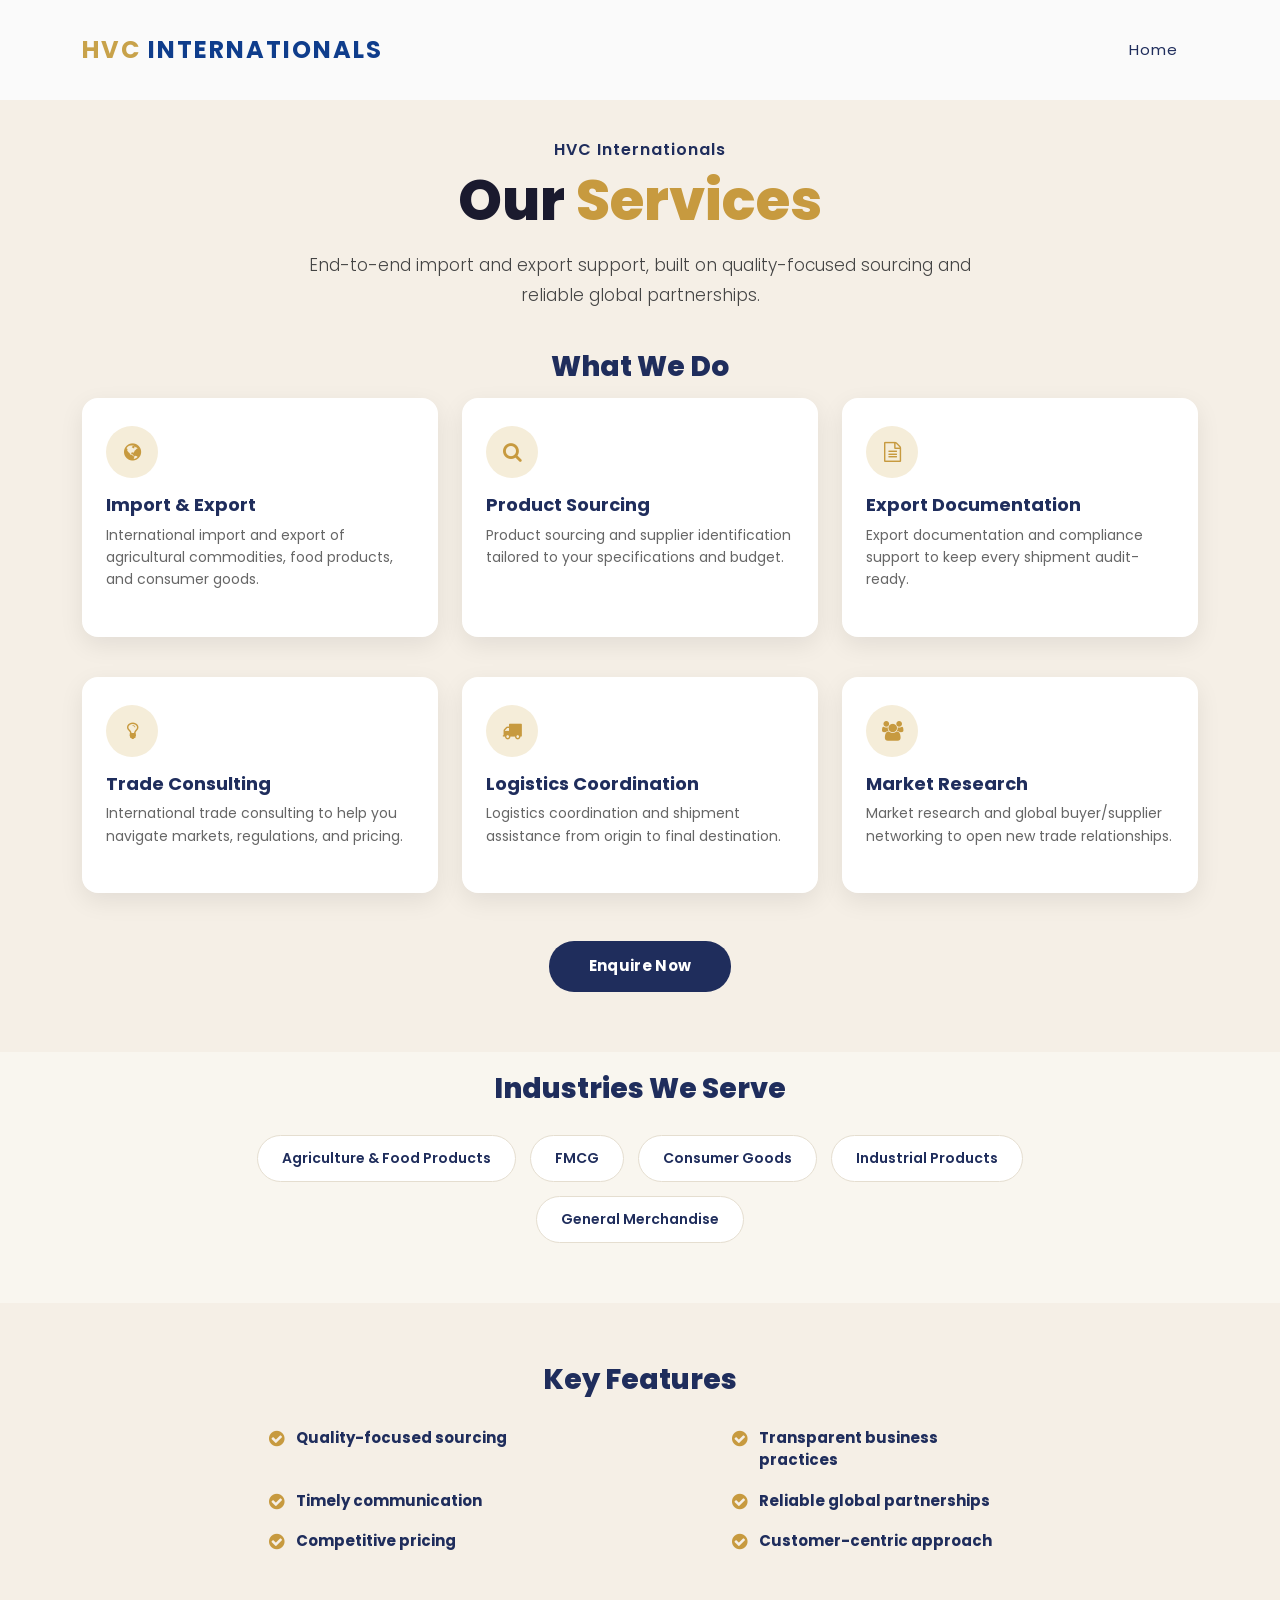
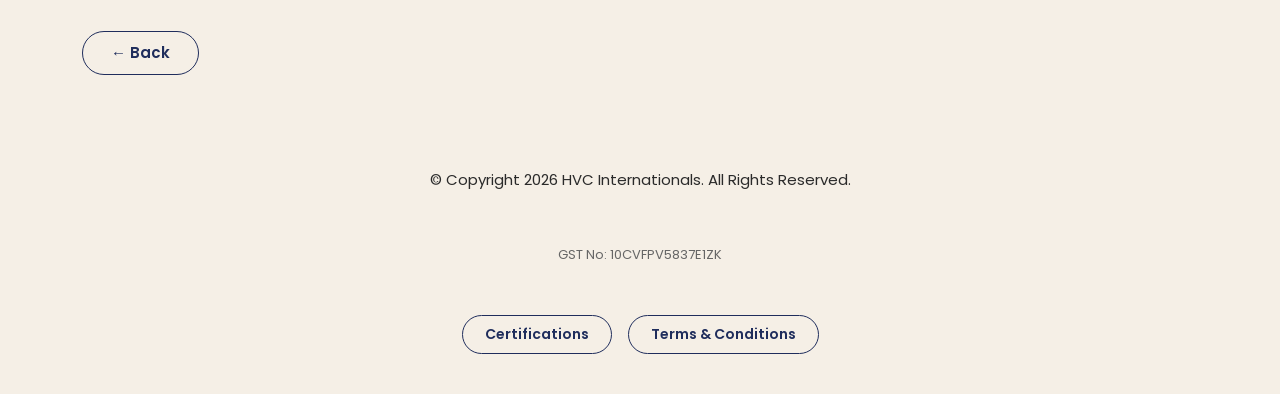
<file: services.html>
<!DOCTYPE html>
<html lang="en">

  <head>

    <meta charset="UTF-8">
    <meta name="viewport" content="width=device-width, initial-scale=1, shrink-to-fit=no">
    <meta name="description" content="HVC Internationals - Our Services. Import, export, sourcing and trade consulting services for global buyers and suppliers.">
    <meta name="author" content="HVC Internationals">
    <link rel="preconnect" href="https://fonts.gstatic.com">
    <link href="https://fonts.googleapis.com/css2?family=Poppins:wght@100;200;300;400;500;600;700;800;900&display=swap" rel="stylesheet">

    <title>HVC Internationals - Our Services</title>
    <link rel="icon" type="image/svg+xml" href="assets/images/favicon.svg">

    <!-- Bootstrap core CSS -->
    <link href="vendor/bootstrap/css/bootstrap.min.css" rel="stylesheet">

    <!-- Additional CSS Files -->
    <link rel="stylesheet" href="assets/css/fontawesome.css">
    <link rel="stylesheet" href="assets/css/templatemo-space-dynamic.css">
    <link rel="stylesheet" href="assets/css/animated.css">
    <link rel="stylesheet" href="assets/css/owl.css">
    <link rel="stylesheet" href="assets/css/services.css">
<!--

HVC Internationals - Our Services Page
Built on the Space Dynamic template structure (TemplateMo 562)
https://templatemo.com/tm-562-space-dynamic

-->

    <!-- Page-specific styles for the Services page -->

  </head>

<body>

  <!-- ***** Preloader Start ***** -->
  <div id="js-preloader" class="js-preloader">
    <div class="preloader-inner">
      <span class="dot"></span>
      <div class="dots">
        <span></span>
        <span></span>
        <span></span>
      </div>
    </div>
  </div>
  <!-- ***** Preloader End ***** -->

  <!-- ***** Header Area Start ***** -->
  <header class="header-area header-sticky wow slideInDown single-link-header" data-wow-duration="0.75s" data-wow-delay="0s">
    <div class="container">
      <div class="row">
        <div class="col-12">
          <nav class="main-nav">
            <!-- ***** Logo Start ***** -->
            <a href="index.html" class="logo">
              <h4>HVC<span> Internationals</span></h4>
            </a>
            <a href="index.html" class="mobile-home-link">Home</a>
            <!-- ***** Logo End ***** -->
            <!-- ***** Menu Start ***** -->
            <ul class="nav single-link-nav">
              <li><a href="index.html" style="color:#1f2d5c;">Home</a></li>
            </ul>
            <a class="menu-trigger" href="#" aria-label="Toggle navigation menu">
                <span>Menu</span>
            </a>
            <!-- ***** Menu End ***** -->
          </nav>
        </div>
      </div>
    </div>
  </header>
  <!-- ***** Header Area End ***** -->

  <!-- ***** Services Content Start ***** -->
  <section id="top" class="services-hero">
    <div class="container">
      <div class="row">
        <div class="col-lg-12">
          <div class="left-content header-text wow fadeInLeft text-center" data-wow-duration="1s" data-wow-delay="0.5s">
            <h6 class="eyebrow">HVC Internationals</h6>
            <h2>Our <em>Services</em></h2>
            <p class="lead">End-to-end import and export support, built on quality-focused sourcing and reliable global partnerships.</p>
          </div>
        </div>
      </div>
    </div>
  </section>
  <!-- ***** Services Content End ***** -->

  <!-- ***** Our Services Grid Start ***** -->
  <section class="services-grid">
    <div class="container">
      <div class="row justify-content-center" style="margin-bottom:8px;">
        <div class="col-lg-8 wow fadeInUp" data-wow-duration="1s" data-wow-delay="0.3s">
          <h3 class="services-section-title">What We Do</h3>
        </div>
      </div>
      <div class="row">

        <div class="col-lg-4 col-md-6 service-card-col wow fadeInLeft" data-wow-duration="1s" data-wow-delay="0.9s">
          <div class="service-card">
            <div class="service-icon">
              <i class="fa fa-globe" aria-hidden="true"></i>
            </div>
            <h4>Import &amp; Export</h4>
            <p>International import and export of agricultural commodities, food products, and consumer goods.</p>
          </div>
        </div>

        <div class="col-lg-4 col-md-6 service-card-col wow fadeInLeft" data-wow-duration="1s" data-wow-delay="1.05s">
          <div class="service-card">
            <div class="service-icon">
              <i class="fa fa-search" aria-hidden="true"></i>
            </div>
            <h4>Product Sourcing</h4>
            <p>Product sourcing and supplier identification tailored to your specifications and budget.</p>
          </div>
        </div>

        <div class="col-lg-4 col-md-6 service-card-col wow fadeInLeft" data-wow-duration="1s" data-wow-delay="1.2s">
          <div class="service-card">
            <div class="service-icon">
              <i class="fa fa-file-text-o" aria-hidden="true"></i>
            </div>
            <h4>Export Documentation</h4>
            <p>Export documentation and compliance support to keep every shipment audit-ready.</p>
          </div>
        </div>

        <div class="col-lg-4 col-md-6 service-card-col wow fadeInLeft" data-wow-duration="1s" data-wow-delay="1.35s">
          <div class="service-card">
            <div class="service-icon">
              <i class="fa fa-lightbulb-o" aria-hidden="true"></i>
            </div>
            <h4>Trade Consulting</h4>
            <p>International trade consulting to help you navigate markets, regulations, and pricing.</p>
          </div>
        </div>

        <div class="col-lg-4 col-md-6 service-card-col wow fadeInLeft" data-wow-duration="1s" data-wow-delay="1.5s">
          <div class="service-card">
            <div class="service-icon">
              <i class="fa fa-truck" aria-hidden="true"></i>
            </div>
            <h4>Logistics Coordination</h4>
            <p>Logistics coordination and shipment assistance from origin to final destination.</p>
          </div>
        </div>

        <div class="col-lg-4 col-md-6 service-card-col wow fadeInLeft" data-wow-duration="1s" data-wow-delay="1.65s">
          <div class="service-card">
            <div class="service-icon">
              <i class="fa fa-users" aria-hidden="true"></i>
            </div>
            <h4>Market Research</h4>
            <p>Market research and global buyer/supplier networking to open new trade relationships.</p>
          </div>
        </div>

      </div>

      <div class="row">
        <div class="col-lg-12 services-cta wow fadeInUp" data-wow-duration="1s" data-wow-delay="0.3s">
          <a href="https://wa.me/919931700001?text=Hi%2C%20I%27m%20interested%20in%20your%20services.%20Could%20you%20share%20more%20details%3F" target="_blank" rel="noopener noreferrer" class="btn-enquire">Enquire Now</a>
        </div>
      </div>
    </div>
  </section>
  <!-- ***** Our Services Grid End ***** -->

  <!-- ***** Industries We Serve Start ***** -->
  <section class="industries-section">
    <div class="container">
      <div class="row justify-content-center" style="margin-bottom:24px;">
        <div class="col-lg-8 wow fadeInUp" data-wow-duration="1s" data-wow-delay="0.3s">
          <h3 class="services-section-title">Industries We Serve</h3>
        </div>
      </div>
      <div class="row justify-content-center">
        <div class="col-lg-10">
          <ul class="industry-tags">
            <li class="industry-tag">Agriculture &amp; Food Products</li>
            <li class="industry-tag">FMCG</li>
            <li class="industry-tag">Consumer Goods</li>
            <li class="industry-tag">Industrial Products</li>
            <li class="industry-tag">General Merchandise</li>
          </ul>
        </div>
      </div>
    </div>
  </section>
  <!-- ***** Industries We Serve End ***** -->

  <!-- ***** Key Features Start ***** -->
  <section class="features-section">
    <div class="container">
      <div class="row justify-content-center" style="margin-bottom:24px;">
        <div class="col-lg-8 wow fadeInUp" data-wow-duration="1s" data-wow-delay="0.3s">
          <h3 class="services-section-title">Key Features</h3>
        </div>
      </div>
      <div class="row justify-content-center">
        <div class="col-lg-10">
          <ul class="feature-list row">

            <li class="col-md-6 feature-item">
              <span class="feature-item-inner">
                <i class="fa fa-check-circle" aria-hidden="true"></i>
                <span><strong>Quality-focused sourcing</strong></span>
              </span>
            </li>
            <li class="col-md-6 feature-item">
              <span class="feature-item-inner">
                <i class="fa fa-check-circle" aria-hidden="true"></i>
                <span><strong>Transparent business practices</strong></span>
              </span>
            </li>
            <li class="col-md-6 feature-item">
              <span class="feature-item-inner">
                <i class="fa fa-check-circle" aria-hidden="true"></i>
                <span><strong>Timely communication</strong></span>
              </span>
            </li>
            <li class="col-md-6 feature-item">
              <span class="feature-item-inner">
                <i class="fa fa-check-circle" aria-hidden="true"></i>
                <span><strong>Reliable global partnerships</strong></span>
              </span>
            </li>
            <li class="col-md-6 feature-item">
              <span class="feature-item-inner">
                <i class="fa fa-check-circle" aria-hidden="true"></i>
                <span><strong>Competitive pricing</strong></span>
              </span>
            </li>
            <li class="col-md-6 feature-item">
              <span class="feature-item-inner">
                <i class="fa fa-check-circle" aria-hidden="true"></i>
                <span><strong>Customer-centric approach</strong></span>
              </span>
            </li>

          </ul>
        </div>
      </div>
    </div>
  </section>
  <!-- ***** Key Features End ***** -->

  <!-- ***** Back Button Section Start ***** -->
  <section class="back-section">
    <div class="container">
      <div class="row justify-content-start">
        <div class="col-lg-4 col-md-6">
          <button type="button" class="btn-pill-outline" onclick="history.back();">
            &larr; Back
          </button>
        </div>
      </div>
    </div>
  </section>
  <!-- ***** Back Button Section End ***** -->

  <footer style="padding-bottom:40px;">
    <div class="container">
      <div class="row">
        <div class="col-lg-12 wow fadeIn text-center" data-wow-duration="1s" data-wow-delay="0.25s">
          <p>© Copyright 2026 HVC Internationals. All Rights Reserved.</p>
          <p style="margin-top:6px; font-size:13px; color:#666;">GST No: 10CVFPV5837E1ZK</p>
          <div class="footer-links">
            <a href="certifications.html" class="btn-pill-outline">Certifications</a>
            <a href="terms.html" class="btn-pill-outline">Terms &amp; Conditions</a>
          </div>
        </div>
      </div>
    </div>
  </footer>
  <!-- Scripts -->
  <script src="vendor/jquery/jquery.min.js"></script>
  <script src="vendor/bootstrap/js/bootstrap.bundle.min.js"></script>
  <script src="assets/js/owl-carousel.js"></script>
  <script src="assets/js/animation.js"></script>
  <script src="assets/js/imagesloaded.js"></script>
  <script src="assets/js/templatemo-custom.js"></script>

</body>
</html>
</file>
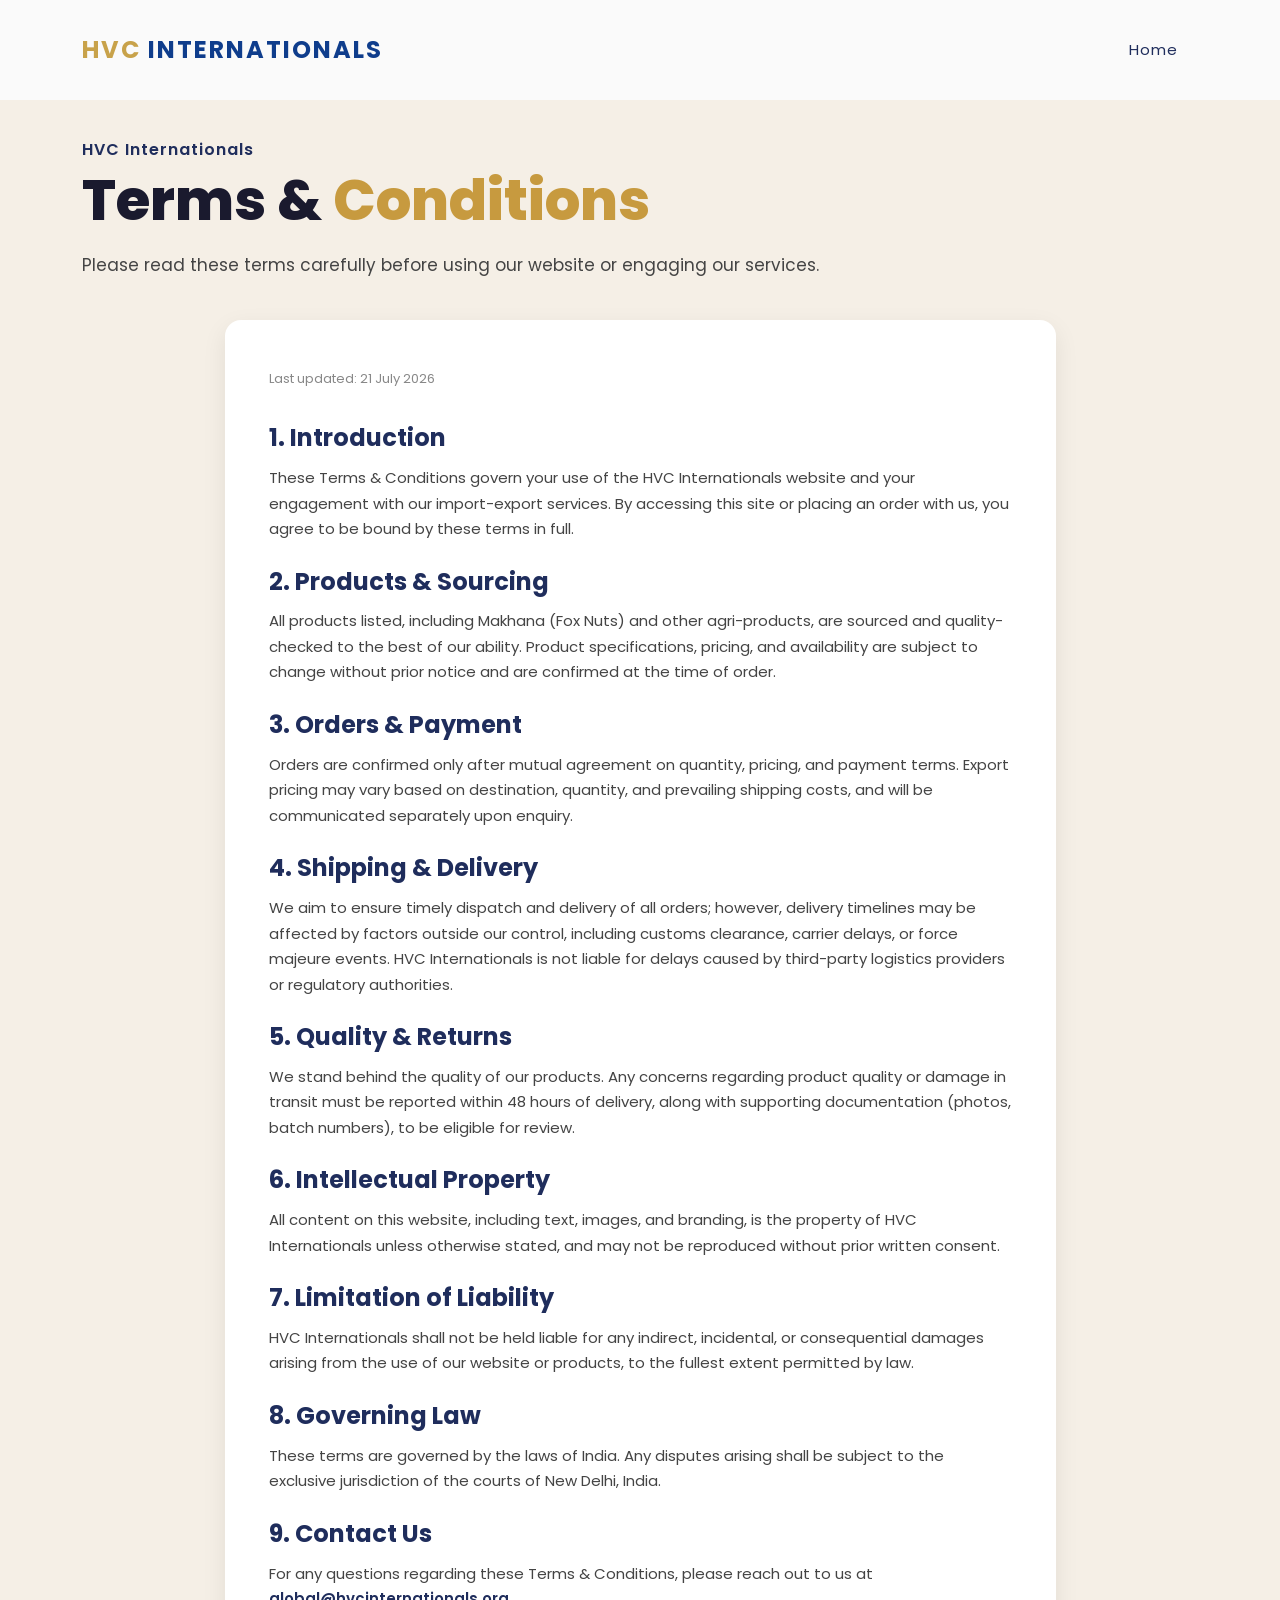
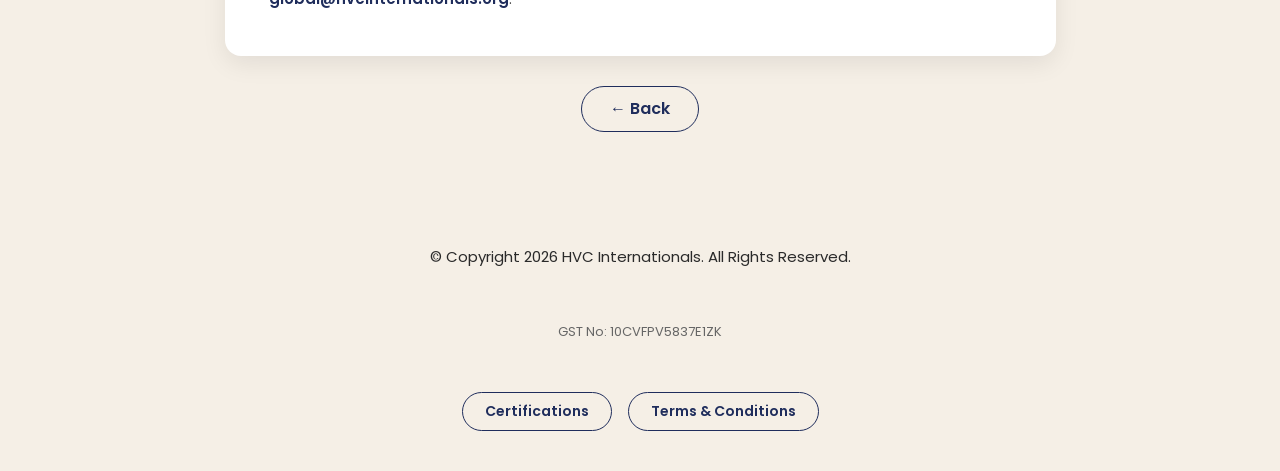
<file: terms.html>
<!DOCTYPE html>
<html lang="en">

  <head>

    <meta charset="UTF-8">
    <meta name="viewport" content="width=device-width, initial-scale=1, shrink-to-fit=no">
    <meta name="description" content="HVC Internationals - Terms and Conditions governing the use of our website and services.">
    <meta name="author" content="HVC Internationals">
    <link rel="preconnect" href="https://fonts.gstatic.com">
    <link href="https://fonts.googleapis.com/css2?family=Poppins:wght@100;200;300;400;500;600;700;800;900&display=swap" rel="stylesheet">

    <title>HVC Internationals - Terms &amp; Conditions</title>
    <link rel="icon" type="image/svg+xml" href="assets/images/favicon.svg">

    <!-- Bootstrap core CSS -->
    <link href="vendor/bootstrap/css/bootstrap.min.css" rel="stylesheet">

    <!-- Additional CSS Files -->
    <link rel="stylesheet" href="assets/css/fontawesome.css">
    <link rel="stylesheet" href="assets/css/templatemo-space-dynamic.css">
    <link rel="stylesheet" href="assets/css/animated.css">
    <link rel="stylesheet" href="assets/css/owl.css">
    <link rel="stylesheet" href="assets/css/terms.css">
<!--

HVC Internationals - Terms & Conditions Page
Built on the Space Dynamic template structure (TemplateMo 562)
https://templatemo.com/tm-562-space-dynamic

-->
  </head>

<body>

  <!-- ***** Preloader Start ***** -->
  <div id="js-preloader" class="js-preloader">
    <div class="preloader-inner">
      <span class="dot"></span>
      <div class="dots">
        <span></span>
        <span></span>
        <span></span>
      </div>
    </div>
  </div>
  <!-- ***** Preloader End ***** -->

  <!-- ***** Header Area Start ***** -->
  <header class="header-area header-sticky wow slideInDown single-link-header" data-wow-duration="0.75s" data-wow-delay="0s">
    <div class="container">
      <div class="row">
        <div class="col-12">
          <nav class="main-nav">
            <!-- ***** Logo Start ***** -->
            <a href="index.html" class="logo">
              <h4>HVC<span> Internationals</span></h4>
            </a>
            <a href="index.html" class="mobile-home-link">Home</a>
            <!-- ***** Logo End ***** -->
            <!-- ***** Menu Start ***** -->
            <ul class="nav single-link-nav">
              <li><a href="index.html">Home</a></li>
            </ul>        
            <a class='menu-trigger'>
                <span>Menu</span>
            </a>
            <!-- ***** Menu End ***** -->
          </nav>
        </div>
      </div>
    </div>
  </header>
  <!-- ***** Header Area End ***** -->

  <!-- ***** Content Start ***** -->
  <section class="page-hero" style="padding: 140px 0 20px;">
    <div class="container">
      <div class="row">
        <div class="col-lg-12">
          <div class="left-content header-text wow fadeInLeft" data-wow-duration="1s" data-wow-delay="0.5s" style="text-align: center; margin-right: 0px;">
            <h6 style="color:#1f2d5c; font-weight:600; letter-spacing:1px; margin-bottom:8px;">HVC Internationals</h6>
            <h2 style="font-size:56px; font-weight:800; color:#1a1a2e; margin-bottom:16px;">Terms &amp; <em style="font-style:normal; color:#c79a3f;">Conditions</em></h2>
            <p style="font-size:17px; color:#444;">Please read these terms carefully before using our website or engaging our services.</p>
          </div>
        </div>
      </div>
    </div>
  </section>
  <!-- ***** Content End ***** -->

  <!-- ***** Terms Content Start ***** -->
  <section style="padding: 20px 0 80px;">
    <div class="container">
      <div class="row justify-content-center">
        <div class="col-lg-9">

          <div class="page-content-card" style="background:#fff; border-radius:16px; padding:44px; box-shadow:0 8px 24px rgba(0,0,0,0.08);">

            <p style="color:#888; font-size:13px; margin-bottom:30px;">Last updated: 21 July 2026</p>

            <h4 style="color:#1f2d5c; font-weight:700; margin-bottom:12px;">1. Introduction</h4>
            <p style="color:#444; line-height:1.7; margin-bottom:26px;">
              These Terms &amp; Conditions govern your use of the HVC Internationals website and your engagement
              with our import-export services. By accessing this site or placing an order with us, you agree
              to be bound by these terms in full.
            </p>

            <h4 style="color:#1f2d5c; font-weight:700; margin-bottom:12px;">2. Products &amp; Sourcing</h4>
            <p style="color:#444; line-height:1.7; margin-bottom:26px;">
              All products listed, including Makhana (Fox Nuts) and other agri-products, are sourced and
              quality-checked to the best of our ability. Product specifications, pricing, and availability
              are subject to change without prior notice and are confirmed at the time of order.
            </p>

            <h4 style="color:#1f2d5c; font-weight:700; margin-bottom:12px;">3. Orders &amp; Payment</h4>
            <p style="color:#444; line-height:1.7; margin-bottom:26px;">
              Orders are confirmed only after mutual agreement on quantity, pricing, and payment terms.
              Export pricing may vary based on destination, quantity, and prevailing shipping costs, and will
              be communicated separately upon enquiry.
            </p>

            <h4 style="color:#1f2d5c; font-weight:700; margin-bottom:12px;">4. Shipping &amp; Delivery</h4>
            <p style="color:#444; line-height:1.7; margin-bottom:26px;">
              We aim to ensure timely dispatch and delivery of all orders; however, delivery timelines may be
              affected by factors outside our control, including customs clearance, carrier delays, or
              force majeure events. HVC Internationals is not liable for delays caused by third-party logistics
              providers or regulatory authorities.
            </p>

            <h4 style="color:#1f2d5c; font-weight:700; margin-bottom:12px;">5. Quality &amp; Returns</h4>
            <p style="color:#444; line-height:1.7; margin-bottom:26px;">
              We stand behind the quality of our products. Any concerns regarding product quality or damage
              in transit must be reported within 48 hours of delivery, along with supporting documentation
              (photos, batch numbers), to be eligible for review.
            </p>

            <h4 style="color:#1f2d5c; font-weight:700; margin-bottom:12px;">6. Intellectual Property</h4>
            <p style="color:#444; line-height:1.7; margin-bottom:26px;">
              All content on this website, including text, images, and branding, is the property of HVC
              Internationals unless otherwise stated, and may not be reproduced without prior written consent.
            </p>

            <h4 style="color:#1f2d5c; font-weight:700; margin-bottom:12px;">7. Limitation of Liability</h4>
            <p style="color:#444; line-height:1.7; margin-bottom:26px;">
              HVC Internationals shall not be held liable for any indirect, incidental, or consequential
              damages arising from the use of our website or products, to the fullest extent permitted by law.
            </p>

            <h4 style="color:#1f2d5c; font-weight:700; margin-bottom:12px;">8. Governing Law</h4>
            <p style="color:#444; line-height:1.7; margin-bottom:26px;">
              These terms are governed by the laws of India. Any disputes arising shall be subject to the
              exclusive jurisdiction of the courts of New Delhi, India.
            </p>

            <h4 style="color:#1f2d5c; font-weight:700; margin-bottom:12px;">9. Contact Us</h4>
            <p style="color:#444; line-height:1.7;">
              For any questions regarding these Terms &amp; Conditions, please reach out to us at
              <a href="mailto:global@hvcinternationals.org" style="color:#1f2d5c; font-weight:600;">global@hvcinternationals.org</a>.
            </p>

          </div>

          <div style="text-align:center; margin-top:30px;">
            <a href="javascript:history.back()" onclick="history.back(); return false;" style="display:inline-block; padding:10px 28px; border:1px solid #1f2d5c; border-radius:25px; color:#1f2d5c; text-decoration:none; font-weight:600; transition: all 0.3s ease;" onmouseover="this.style.background='#1f2d5c'; this.style.color='#fff';" onmouseout="this.style.background='transparent'; this.style.color='#1f2d5c';">
              &larr; Back
            </a>
          </div>

        </div>
      </div>
    </div>
  </section>
  <!-- ***** Terms Content End ***** -->

  <footer style="padding-bottom:40px;">
    <div class="container">
      <div class="row">
        <div class="col-lg-12 wow fadeIn" data-wow-duration="1s" data-wow-delay="0.25s">
          <p>© Copyright 2026 HVC Internationals. All Rights Reserved.</p>
          <p style="margin-top:6px; font-size:13px; color:#666;">GST No: 10CVFPV5837E1ZK</p>
          <div style="margin-top:16px; display:flex; gap:16px; justify-content:center; flex-wrap:wrap;">
            <a href="certifications.html" style="padding:8px 22px; border:1px solid #1f2d5c; border-radius:20px; color:#1f2d5c; text-decoration:none; font-size:14px; font-weight:600; transition: all 0.3s ease;" onmouseover="this.style.background='#1f2d5c'; this.style.color='#fff';" onmouseout="this.style.background='transparent'; this.style.color='#1f2d5c';">Certifications</a>
            <a href="terms.html" style="padding:8px 22px; border:1px solid #1f2d5c; border-radius:20px; color:#1f2d5c; text-decoration:none; font-size:14px; font-weight:600; transition: all 0.3s ease;" onmouseover="this.style.background='#1f2d5c'; this.style.color='#fff';" onmouseout="this.style.background='transparent'; this.style.color='#1f2d5c';">Terms &amp; Conditions</a>
          </div>
        </div>
      </div>
    </div>
  </footer>
  <!-- Scripts -->
  <script src="vendor/jquery/jquery.min.js"></script>
  <script src="vendor/bootstrap/js/bootstrap.bundle.min.js"></script>
  <script src="assets/js/owl-carousel.js"></script>
  <script src="assets/js/animation.js"></script>
  <script src="assets/js/imagesloaded.js"></script>
  <script src="assets/js/templatemo-custom.js"></script>

</body>
</html>
</file>
<file: assets/css/templatemo-space-dynamic.css>
/* ---------------------------------------------
Table of contents
------------------------------------------------
01. font & reset css
02. reset
03. global styles
04. header
05. banner
06. features
07. testimonials
08. contact
09. footer
10. preloader
11. search
12. portfolio

--------------------------------------------- */
/* 
---------------------------------------------
font & reset css
--------------------------------------------- 
*/
@import url('https://fonts.googleapis.com/css2?family=Poppins:wght@100;200;300;400;500;600;700;800;900&display=swap');
/* 
---------------------------------------------
reset
--------------------------------------------- 
*/
html, body, div, span, applet, object, iframe, h1, h2, h3, h4, h5, h6, p, blockquote, div
pre, a, abbr, acronym, address, big, cite, code, del, dfn, em, font, img, ins, kbd, q,
s, samp, small, strike, strong, sub, sup, tt, var, b, u, i, center, dl, dt, dd, ol, ul, li,
figure, header, nav, section, article, aside, footer, figcaption {
  margin: 0;
  padding: 0;
  border: 0;
  outline: 0;
}

.grid:after {
  content: '';
  display: block;
  clear: both;
}

.grid-sizer,
.grid-item {
  width: 50%;
}

.grid-item {
  float: left;
}

.grid-item img {
  display: block;
  max-width: 100%;
}

.clearfix:after {
  content: ".";
  display: block;
  clear: both;
  visibility: hidden;
  line-height: 0;
  height: 0;
}

.clearfix {
  display: inline-block;
}

html[xmlns] .clearfix {
  display: block;
}

* html .clearfix {
  height: 1%;
}

ul, li {
  padding: 0;
  margin: 0;
  list-style: none;
}

header, nav, section, article, aside, footer, hgroup {
  display: block;
}

* {
  box-sizing: border-box;
}

html, body {
  font-family: 'Poppins', sans-serif;
  font-weight: 400;
  background-color: rgb(255, 255, 255);
  -ms-text-size-adjust: 100%;
  -webkit-font-smoothing: antialiased;
  -moz-osx-font-smoothing: grayscale;
}

a {
  text-decoration: none !important;
}

h1, h2, h3, h4, h5, h6 {
  margin-top: 0px;
  margin-bottom: 0px;
}

ul {
  margin-bottom: 0px;
}

p {
  font-size: 15px;
  line-height: 30px;
  color: #2a2a2a;
}

img {
  width: 100%;
  overflow: hidden;
}

/* 
---------------------------------------------
global styles
--------------------------------------------- 
*/
html,
body {
  background: rgb(245, 239, 230);
  font-family: 'Poppins', sans-serif;
}

::selection {
  background: #03a4ed;
  color: #fff;
}

::-moz-selection {
  background: #03a4ed;
  color: #fff;
}

@media (max-width: 991px) {
  html, body {
    overflow-x: hidden;
  }
  .mobile-top-fix {
    margin-top: 30px;
    margin-bottom: 0px;
  }
  .mobile-bottom-fix {
    margin-bottom: 30px;
  }
  .mobile-bottom-fix-big {
    margin-bottom: 60px;
  }
}

.page-section {
  margin-top: 120px;
}

.section-heading h2 {
  font-size: 30px;
  text-transform: capitalize;
  color: #2a2a2a;
  font-weight: 700;
  letter-spacing: 0.25px;
  position: relative;
  z-index: 2;
  line-height: 44px;
}

.section-heading h2 em {
  font-style: normal;
  color: #03a4ed;
}

.section-heading h2 span {
  color: #fe3f40;
}

.main-blue-button a {
  display: inline-block;
  background-color: #03a4ed;
  font-size: 15px;
  font-weight: 400;
  color: #fff;
  text-transform: capitalize;
  padding: 12px 25px;
  border-radius: 23px;
  letter-spacing: 0.25px;
}

.main-red-button a {
  display: inline-block;
  background-color: rgb(15, 61, 140);
  font-size: 15px;
  font-weight: 400;
  color: #fff;
  text-transform: capitalize;
  padding: 12px 25px;
  border-radius: 23px;
  letter-spacing: 0.25px;
}

.main-white-button a {
  display: inline-block;
  background-color: #fff;
  font-size: 15px;
  font-weight: 400;
  color: #fe3f40;
  text-transform: capitalize;
  padding: 12px 25px;
  border-radius: 23px;
  letter-spacing: 0.25px;
}

/* 
---------------------------------------------
header
--------------------------------------------- 
*/

.background-header {
  background-color: #fff!important;
  height: 80px!important;
  position: fixed!important;
  top: 0px;
  left: 0px;
  right: 0px;
  box-shadow: 0px 0px 10px rgba(0,0,0,0.15)!important;
}

.background-header .logo,
.background-header .main-nav .nav li a {
  color: #1e1e1e!important;
}

.background-header .main-nav .nav li:hover a {
  color: #f4a403!important;
}

.background-header .nav li a.active {
  color: #f4a403!important;
}

.header-area {
  background-color: #fafafa;
  position: absolute;
  top: 0px;
  left: 0px;
  right: 0px;
  z-index: 100;
  height: 100px;
  -webkit-transition: all .5s ease 0s;
  -moz-transition: all .5s ease 0s;
  -o-transition: all .5s ease 0s;
  transition: all .5s ease 0s;
}

.header-area .main-nav {
  min-height: 80px;
  background: transparent;
}

.header-area .main-nav .logo {
  line-height: 100px;
  color: #fff;
  font-size: 24px;
  font-weight: 700;
  text-transform: uppercase;
  letter-spacing: 2px;
  float: left;
  -webkit-transition: all 0.3s ease 0s;
  -moz-transition: all 0.3s ease 0s;
  -o-transition: all 0.3s ease 0s;
  transition: all 0.3s ease 0s;
}

.header-area .main-nav .logo h4 {
    font-size: 24px;
    font-weight: 700;
    text-transform: uppercase;
    color: rgb(200, 162, 74);
    line-height: 100px;
    float: left;
    -webkit-transition: all 0.3s ease 0s;
    -moz-transition: all 0.3s ease 0s;
    -o-transition: all 0.3s ease 0s;
    transition: all 0.3s ease 0s;
}

.logo h4 span {
  color: rgb(15, 61, 140);
}

.background-header .main-nav .logo h4 {
  line-height: 80px;
}

.background-header .main-nav .nav {
  margin-top: 20px !important;
}

.header-area .main-nav .nav {
  float: right;
  margin-top: 30px;
  margin-right: 0px;
  background-color: transparent;
  -webkit-transition: all 0.3s ease 0s;
  -moz-transition: all 0.3s ease 0s;
  -o-transition: all 0.3s ease 0s;
  transition: all 0.3s ease 0s;
  position: relative;
  z-index: 999;
}

.header-area .main-nav .nav li {
  padding-left: 20px;
  padding-right: 20px;
}

.header-area .main-nav .nav li:last-child {
  padding-right: 0px;
  padding-left: 40px;
}

.header-area .main-nav .nav li:last-child a ,
.background-header .main-nav .nav li:last-child a {
  color: #fff !important;
  padding: 0px 20px;
  font-weight: 400;
}

.header-area .main-nav .nav li:last-child a:hover,
.header-area .main-nav .nav li:last-child a.active {
  color: #fff !important;
}

.header-area .main-nav .nav li a {
  display: block;
  font-weight: 500;
  font-size: 15px;
  color: #2a2a2a;
  text-transform: capitalize;
  -webkit-transition: all 0.3s ease 0s;
  -moz-transition: all 0.3s ease 0s;
  -o-transition: all 0.3s ease 0s;
  transition: all 0.3s ease 0s;
  height: 40px;
  line-height: 40px;
  border: transparent;
  letter-spacing: 1px;
}

.header-area .main-nav .nav li a {
  color: rgb(0, 0, 0);
}

.header-area .main-nav .nav li:hover a,
.header-area .main-nav .nav li a.active {
  color: #f4a403!important;
}

.background-header .main-nav .nav li:hover a,
.background-header .main-nav .nav li a.active {
  color: #f4a403!important;
  opacity: 1;
}

.header-area .main-nav .nav li:last-child a:hover ,
.background-header .main-nav .nav li:last-child a:hover {
  background-color: #03a4ed;
}

.header-area .main-nav .nav li.submenu {
  position: relative;
  padding-right: 30px;
}

.header-area .main-nav .nav li.submenu:after {
  font-family: FontAwesome;
  content: "\f107";
  font-size: 12px;
  color: #2a2a2a;
  position: absolute;
  right: 18px;
  top: 12px;
}

.background-header .main-nav .nav li.submenu:after {
  color: #2a2a2a;
}

.header-area .main-nav .nav li.submenu ul {
  position: absolute;
  width: 200px;
  box-shadow: 0 2px 28px 0 rgba(0, 0, 0, 0.06);
  overflow: hidden;
  top: 50px;
  opacity: 0;
  transform: translateY(+2em);
  visibility: hidden;
  z-index: -1;
  transition: all 0.3s ease-in-out 0s, visibility 0s linear 0.3s, z-index 0s linear 0.01s;
}

.header-area .main-nav .nav li.submenu ul li {
  margin-left: 0px;
  padding-left: 0px;
  padding-right: 0px;
}

.header-area .main-nav .nav li.submenu ul li a {
  opacity: 1;
  display: block;
  background: #f7f7f7;
  color: #2a2a2a!important;
  padding-left: 20px;
  height: 40px;
  line-height: 40px;
  -webkit-transition: all 0.3s ease 0s;
  -moz-transition: all 0.3s ease 0s;
  -o-transition: all 0.3s ease 0s;
  transition: all 0.3s ease 0s;
  position: relative;
  font-size: 13px;
  font-weight: 400;
  border-bottom: 1px solid #eee;
}

.header-area .main-nav .nav li.submenu ul li a:hover {
  background: #fff;
  color: #fe3f40!important;
  padding-left: 25px;
}

.header-area .main-nav .nav li.submenu ul li a:hover:before {
  width: 3px;
}

.header-area .main-nav .nav li.submenu:hover ul {
  visibility: visible;
  opacity: 1;
  z-index: 1;
  transform: translateY(0%);
  transition-delay: 0s, 0s, 0.3s;
}

.header-area .main-nav .menu-trigger {
  cursor: pointer;
  display: block;
  position: absolute;
  top: 33px;
  width: 32px;
  height: 40px;
  text-indent: -9999em;
  z-index: 99;
  right: 40px;
  display: none;
}

.background-header .main-nav .menu-trigger {
  top: 23px;
}

.header-area .main-nav .menu-trigger span,
.header-area .main-nav .menu-trigger span:before,
.header-area .main-nav .menu-trigger span:after {
  -moz-transition: all 0.4s;
  -o-transition: all 0.4s;
  -webkit-transition: all 0.4s;
  transition: all 0.4s;
  background-color: #1e1e1e;
  display: block;
  position: absolute;
  width: 30px;
  height: 2px;
  left: 0;
}

.background-header .main-nav .menu-trigger span,
.background-header .main-nav .menu-trigger span:before,
.background-header .main-nav .menu-trigger span:after {
  background-color: #1e1e1e;
}

.header-area .main-nav .menu-trigger span:before,
.header-area .main-nav .menu-trigger span:after {
  -moz-transition: all 0.4s;
  -o-transition: all 0.4s;
  -webkit-transition: all 0.4s;
  transition: all 0.4s;
  background-color: #1e1e1e;
  display: block;
  position: absolute;
  width: 30px;
  height: 2px;
  left: 0;
  width: 75%;
}

.background-header .main-nav .menu-trigger span:before,
.background-header .main-nav .menu-trigger span:after {
  background-color: #1e1e1e;
}

.header-area .main-nav .menu-trigger span:before,
.header-area .main-nav .menu-trigger span:after {
  content: "";
}

.header-area .main-nav .menu-trigger span {
  top: 16px;
}

.header-area .main-nav .menu-trigger span:before {
  -moz-transform-origin: 33% 100%;
  -ms-transform-origin: 33% 100%;
  -webkit-transform-origin: 33% 100%;
  transform-origin: 33% 100%;
  top: -10px;
  z-index: 10;
}

.header-area .main-nav .menu-trigger span:after {
  -moz-transform-origin: 33% 0;
  -ms-transform-origin: 33% 0;
  -webkit-transform-origin: 33% 0;
  transform-origin: 33% 0;
  top: 10px;
}

.header-area .main-nav .menu-trigger.active span,
.header-area .main-nav .menu-trigger.active span:before,
.header-area .main-nav .menu-trigger.active span:after {
  background-color: transparent;
  width: 100%;
}

.header-area .main-nav .menu-trigger.active span:before {
  -moz-transform: translateY(6px) translateX(1px) rotate(45deg);
  -ms-transform: translateY(6px) translateX(1px) rotate(45deg);
  -webkit-transform: translateY(6px) translateX(1px) rotate(45deg);
  transform: translateY(6px) translateX(1px) rotate(45deg);
  background-color: #1e1e1e;
}

.background-header .main-nav .menu-trigger.active span:before {
  background-color: #1e1e1e;
}

.header-area .main-nav .menu-trigger.active span:after {
  -moz-transform: translateY(-6px) translateX(1px) rotate(-45deg);
  -ms-transform: translateY(-6px) translateX(1px) rotate(-45deg);
  -webkit-transform: translateY(-6px) translateX(1px) rotate(-45deg);
  transform: translateY(-6px) translateX(1px) rotate(-45deg);
  background-color: #1e1e1e;
}

.background-header .main-nav .menu-trigger.active span:after {
  background-color: #1e1e1e;
}

.header-area.header-sticky {
  min-height: 80px;
}

.header-area .nav {
  margin-top: 30px;
}

.header-area.header-sticky .nav li a.active {
  color: #f4a403;
}

@media (max-width: 1200px) {
  .header-area .main-nav .nav li {
    padding-left: 12px;
    padding-right: 12px;
  }
  .header-area .main-nav:before {
    display: none;
  }
}

@media (max-width: 992px) {
  .header-area .main-nav .nav li:last-child  ,
  .background-header .main-nav .nav li:last-child {
    display: none;
  }
  .header-area .main-nav .nav li:nth-child(6),
  .background-header .main-nav .nav li:nth-child(6) {
    padding-right: 0px;
  }
}

@media (max-width: 767px) {
  .background-header .main-nav .nav {
    margin-top: 80px !important;
  }
  .header-area .main-nav .logo {
    color: #1e1e1e;
  }
  .header-area.header-sticky .nav li a:hover,
  .header-area.header-sticky .nav li a.active {
    color: #f4a403!important;
    opacity: 1;
  }
  .header-area.header-sticky .nav li.search-icon a {
    width: 100%;
  }
  .header-area {
    background-color: #f7f7f7;
    padding: 0px 15px;
    height: 100px;
    box-shadow: none;
    text-align: center;
  }
  .header-area .container {
    padding: 0px;
  }
  .header-area .logo {
    margin-left: 30px;
  }
  .header-area .menu-trigger {
    display: block !important;
  }
  .header-area .main-nav {
    overflow: hidden;
  }
  .header-area .main-nav .nav {
    float: none;
    width: 100%;
    display: none;
    -webkit-transition: all 0s ease 0s;
    -moz-transition: all 0s ease 0s;
    -o-transition: all 0s ease 0s;
    transition: all 0s ease 0s;
    margin-left: 0px;
  }
  .background-header .nav {
    margin-top: 80px;
  }
  .header-area .main-nav .nav li:first-child {
    border-top: 1px solid #eee;
  }
  .header-area.header-sticky .nav {
    margin-top: 100px;
  }
  .header-area .main-nav .nav li {
    width: 100%;
    background: #fff;
    border-bottom: 1px solid #e7e7e7;
    padding-left: 0px !important;
    padding-right: 0px !important;
  }
  .header-area .main-nav .nav li a {
    height: 50px !important;
    line-height: 50px !important;
    padding: 0px !important;
    border: none !important;
    background: #f7f7f7 !important;
    color: #191a20 !important;
  }
  .header-area .main-nav .nav li a:hover {
    background: #eee !important;
    color: #f4a403!important;
  }
  .header-area .main-nav .nav li.submenu ul {
    position: relative;
    visibility: inherit;
    opacity: 1;
    z-index: 1;
    transform: translateY(0%);
    transition-delay: 0s, 0s, 0.3s;
    top: 0px;
    width: 100%;
    box-shadow: none;
    height: 0px;
  }
  .header-area .main-nav .nav li.submenu ul li a {
    font-size: 12px;
    font-weight: 400;
  }
  .header-area .main-nav .nav li.submenu ul li a:hover:before {
    width: 0px;
  }
  .header-area .main-nav .nav li.submenu ul.active {
    height: auto !important;
  }
  .header-area .main-nav .nav li.submenu:after {
    color: #3B566E;
    right: 25px;
    font-size: 14px;
    top: 15px;
  }
  .header-area .main-nav .nav li.submenu:hover ul, .header-area .main-nav .nav li.submenu:focus ul {
    height: 0px;
  }
}

@media (min-width: 767px) {
  .header-area .main-nav .nav {
    display: flex !important;
  }
}

/* 
---------------------------------------------
preloader
--------------------------------------------- 
*/

.js-preloader {
    position: fixed;
    top: 0;
    left: 0;
    right: 0;
    bottom: 0;
    background-color: #fff;
    display: -webkit-box;
    display: flex;
    -webkit-box-align: center;
    align-items: center;
    -webkit-box-pack: center;
    justify-content: center;
    opacity: 1;
    visibility: visible;
    z-index: 9999;
    -webkit-transition: opacity 0.25s ease;
    transition: opacity 0.25s ease;
}

.js-preloader.loaded {
    opacity: 0;
    visibility: hidden;
    pointer-events: none;
}

@-webkit-keyframes dot {
    50% {
        -webkit-transform: translateX(96px);
        transform: translateX(96px);
    }
}

@keyframes dot {
    50% {
        -webkit-transform: translateX(96px);
        transform: translateX(96px);
    }
}

@-webkit-keyframes dots {
    50% {
        -webkit-transform: translateX(-31px);
        transform: translateX(-31px);
    }
}

@keyframes dots {
    50% {
        -webkit-transform: translateX(-31px);
        transform: translateX(-31px);
    }
}

.preloader-inner {
    position: relative;
    width: 142px;
    height: 40px;
    background: #fff;
}

.preloader-inner .dot {
    position: absolute;
    width: 16px;
    height: 16px;
    top: 12px;
    left: 15px;
    background: #fe3f40;
    border-radius: 50%;
    -webkit-transform: translateX(0);
    transform: translateX(0);
    -webkit-animation: dot 2.8s infinite;
    animation: dot 2.8s infinite;
}

.preloader-inner .dots {
    -webkit-transform: translateX(0);
    transform: translateX(0);
    margin-top: 12px;
    margin-left: 31px;
    -webkit-animation: dots 2.8s infinite;
    animation: dots 2.8s infinite;
}

.preloader-inner .dots span {
    display: block;
    float: left;
    width: 16px;
    height: 16px;
    margin-left: 16px;
    background: #fe3f40;
    border-radius: 50%;
}



/* 
---------------------------------------------
Banner Style
--------------------------------------------- 
*/

.main-banner {
  background-repeat: no-repeat;
  background-position: center center;
  background-size: cover;
  padding: 140px 0px 120px 0px;
  position: relative;
  overflow: hidden;
}

.main-banner:after {
  content: '';
  background-image: url(../images/baner-dec-left.png);
  background-repeat: no-repeat;
  position: absolute;
  left: 0;
  top: 100px;
  width: 193px;
  height: 467px;
}

.main-banner:before {
  content: '';
  background-image: url(../images/baner-dec-right.png);
  background-repeat: no-repeat;
  position: absolute;
  right: 0;
  top: 100px;
  width: 98px;
  height: 290px;
}

.main-banner .left-content {
  margin-right: 45px;
}

.main-banner .left-content h6 {
  text-transform: uppercase;
  font-size: 18px;
  color: rgb(47, 99, 200);
  margin-bottom: 15px;
}

.main-banner .left-content h2 {
  font-size: 50px;
  font-weight: 700;
  color: #2a2a2a;
  line-height: 72px;
}

.main-banner .left-content h2 em {
  color: rgb(200, 162, 74);
  font-style: normal;
}

.main-banner .left-content h2 span {
  color: rgb(15, 61, 140);
}

.main-banner .left-content p {
  margin: 20px 0px;
}

.main-banner .left-content form {
  margin-top: 30px;
  width: 470px;
  height: 66px;
  position: relative;
}

.main-banner .left-content form button {
  position: absolute;
  right: 10px;
  top: 10px;
  display: inline-block;
  background-color: #fff;
  font-size: 15px;
  font-weight: 500;
  color: rgb(15, 61, 140);
  text-transform: capitalize;
  padding: 12px 25px;
  border-radius: 23px;
  letter-spacing: 0.25px;
  outline: none;
  border: none;
}

.main-banner .left-content form input {
  width: 470px;
  height: 66px;
  background-color: #03a4ed;
  border-radius: 33px;
  border: none;
  outline: none;
  padding: 0px 25px;
  color: #fff;
  letter-spacing: 0.25px;
  font-size: 15px;
  font-weight: 300;
}

.main-banner .left-content form input::placeholder {
  color: #fff;
}



/* 
---------------------------------------------
About Us Style
--------------------------------------------- 
*/

#about {
  margin-top: 120px;
}

.about-us {
  background-image: url(../images/about-bg.png);
  background-repeat: no-repeat;
  background-position: center center;
  background-size: cover;
  padding: 80px 0px 120px 0px;
}

.about-us .left-image {
  margin-right: 45px;
}

.about-us .services .item {
  margin-bottom: 30px;
}

.about-us .services .item .icon {
  float: left;
  margin-right: 25px;
}

.about-us .services .item .icon img {
  max-width: 70px;
}

.about-us .services .item h4 {
  color: #fff;
  font-size: 20px;
  font-weight: 700;
  margin-bottom: 12px;
}

.about-us .services .item p {
  color: #fff;
}


/* 
---------------------------------------------
Services Style
--------------------------------------------- 
*/

.our-services {
  margin-top: 0px;
  padding-top: 120px;
}

.our-services .left-image {
  margin-right: 45px;
}

.our-services .section-heading h2 {
  margin-right: 100px;
}

.our-services .section-heading p {
  margin-top: 30px;
  margin-bottom: 60px;
}

#services .section-heading h2 em {
  color: rgb(200, 162, 74);
}

#services .section-heading h2 span {
  color: rgb(15, 61, 140);
}

#portfolio .section-heading h2 em {
  color: rgb(200, 162, 74);
}

#portfolio .section-heading h2 span {
  color: rgb(15, 61, 140);
}

#blog .section-heading h2 em {
  color: rgb(200, 162, 74);
}

#blog .section-heading h2 span {
  color: rgb(15, 61, 140);
}

.our-services .progress-skill-bar {
  margin-bottom: 30px;
  position: relative;
  width: 100%;
}

.our-services .progress-skill-bar span {
  position: absolute;
  top: 0;
  font-size: 18px;
  font-weight: 600;
  color: #03a4ed;
}

.our-services .first-bar span {
  left: 69%;
}

.our-services .second-bar span {
  left: 81%;
}

.our-services .third-bar span {
  left: 88%;
}

.our-services .progress-skill-bar h4 {
  font-size: 18px;
  font-weight: 700;
  color: #2a2a2a;
  margin-bottom: 14px;
}

.our-services .progress-skill-bar .full-bar {
  width: 100%;
  height: 6px;
  border-radius: 3px;
  background-color: #f7eff1;
  position: relative;
  z-index: 1;
}

.our-services .progress-skill-bar .filled-bar {
  background: rgb(255,77,30);
  background: linear-gradient(105deg, rgba(255,77,30,1) 0%, rgba(255,44,109,1) 100%);
  height: 6px;
  border-radius: 3px;
  margin-bottom: -6px;
  position: relative;
  z-index: 2;
}

.our-services .first-bar .filled-bar {
  width: 71%;
}

.our-services .second-bar .filled-bar {
  width: 83%;
}

.our-services .third-bar .filled-bar {
  width: 90%;
}


/* 
---------------------------------------------
Portfolio
--------------------------------------------- 
*/

.our-portfolio {
  padding-top: 120px;
  margin-top: 0px;
}

.our-portfolio .section-heading h2 {
  text-align: center;
  margin: 0px 90px 0px 90px;
  margin-bottom: 120px;
  position: relative;
  z-index: 1;
}

.our-portfolio .item {
  position: relative;
}

.our-portfolio .item:hover .hidden-content {
  top: -100px;
  opacity: 1;
  visibility: visible;
}

.our-portfolio .item:hover .showed-content {
  top: 90px;
}

.our-portfolio .hidden-content {
  background: rgb(255,77,30);
  background: linear-gradient(105deg, rgba(255,77,30,1) 0%, rgba(255,44,109,1) 100%);
  padding: 30px;
  border-radius: 20px;
  text-align: center;
  opacity: 0;
  top: 0;
  visibility: hidden;
  position: absolute;
  z-index: 2;
  transition: all 0.5s;
}

.our-portfolio .hidden-content:after {
  width: 20px;
  height: 20px;
  position: absolute;
  background: rgb(255,77,30);
  content: '';
  left: 50%;
  bottom: -8px;
  margin-left: -5px;
  transform: rotate(45deg);
  background: linear-gradient(105deg, rgba(255,52,69,1) 0%, rgba(255,51,78,1) 100%);
  z-index: -1;
}

.our-portfolio .hidden-content h4 {
  font-size: 20px;
  font-weight: 700;
  color: #fff;
  margin-bottom: 20px;
}

.our-portfolio .hidden-content p {
  color: #fff;
}

.our-portfolio .showed-content {
  top: 0px;
  position: relative;
  z-index: 3;
  background-color: #fff;
  text-align: center;
  padding: 50px;
  border-radius: 20px;
  box-shadow: 0px 0px 10px rgba(0,0,0,0.1);
  transition: all 0.5s;
}

.our-portfolio .showed-content img {
  max-width: 100px;
}


/* 
---------------------------------------------
Blog
--------------------------------------------- 
*/

.our-blog {
  position: relative;
  margin-top: 80px;
  padding-top: 120px;
}

.our-blog .section-heading h2 {
  margin-right: 180px;
}

.our-blog .top-dec {
  text-align: right;
  margin-top: -80px;
}

.our-blog .top-dec img {
  max-width: 270px;
}

.our-blog .left-image {
  position: relative;
}

.our-blog .left-image img {
  border-radius: 20px;
  box-shadow: 0px 0px 15px rgba(0,0,0,0.1);
}

.our-blog .left-image .info {
  position: relative;
}

.our-blog .left-image .info .inner-content {
  background-color: #fff;
  box-shadow: 0px 0px 15px rgba(0,0,0,0.1);
  border-radius: 20px;
  margin-right: 75px;
  position: absolute;
  margin-top: -100px;
  padding: 30px;
}

.our-blog .left-image ul li {
  display: inline-block;
  font-size: 15px;
  color: #afafaf;
  font-weight: 300;
  margin-right: 20px;
}

.our-blog .left-image ul li:last-child {
  margin-right: 0px;
}

.our-blog .left-image ul li i {
  color: rgb(200, 162, 74);
  font-size: 16px;
  margin-right: 8px;
}

.our-blog .left-image h4 {
  font-size: 20px;
  font-weight: 700;
  color: #2a2a2a;
  margin: 20px 0px 15px 0px;
}

.our-blog .left-image .info .main-blue-button {
  position: absolute;
  bottom: -80px;
  left: 0;
}

.our-blog .right-list {
  margin-left: 30px;
}

.our-blog .right-list ul li {
  display: inline-flex;
  width: 100%;
  margin-bottom: 30px;
}

.our-blog .right-list .left-content {
  margin-right: 45px;
}

.our-blog .right-list .left-content span {
  font-size: 15px;
  color: #afafaf;
  font-weight: 300;
}

.our-blog .right-list .left-content span i {
  color: rgb(200, 162, 74);
  font-size: 16px;
  margin-right: 8px;
}

.our-blog .right-list .left-content h4 {
  font-size: 20px;
  font-weight: 700;
  color: #2a2a2a;
  margin: 20px 0px 15px 0px;
}


.our-blog .right-list .right-image img {
  width: 250px;
  border-radius: 20px;
}


/* 
---------------------------------------------
contact
--------------------------------------------- 
*/

.contact-us {
  padding: 160px 0px;
  background-image: url(../images/contact-bg.png);
  background-repeat: no-repeat;
  background-position: center center;
  background-size: cover;
}

.contact-us .section-heading h2,
.contact-us .section-heading h2 em,
.contact-us .section-heading h2 span {
  color: #fff;
}

.contact-us .section-heading p {
  color: #fff;
  margin-top: 30px;
}

.phone-info {
  margin-top: 40px;
}

.phone-info h4 {
  font-size: 20px;
  font-weight: 700;
  color: #fff;
}

.phone-info h4 span i {
  width: 46px;
  height: 46px;
  display: inline-block;
  text-align: center;
  line-height: 46px;
  background-color: #fff;
  border-radius: 50%;
  color: #ff3b2c;
  font-size: 22px;
  margin-left: 30px;
  margin-right: 15px;
}

.phone-info h4 span a {
  color: #fff;
  font-size: 15px;
  font-weight: 400;
}

form#contact .contact-dec {
  position: absolute;
  right: -166px;
  bottom: 0;
}

form#contact .contact-dec img {
  max-width: 178px;
}

form#contact {
  margin-left: 30px;
  position: relative;
  background-color: #fff;
  padding: 60px 30px;
  border-radius: 20px;
}

form#contact input {
  width: 100%;
  height: 46px;
  border-radius: 33px;
  background-color: #d1f3ff;
  border: none;
  outline: none;
  font-size: 15px;
  font-weight: 300;
  color: #2a2a2a;
  padding: 0px 20px;
  margin-bottom: 20px;
}

form#contact input::placeholder {
  color: #2a2a2a;
}

form#contact textarea {
  width: 100%;
  min-width: 100%;
  max-width: 100%;
  max-height: 180px;
  min-height: 140px;
  height: 140px;
  border-radius: 20px;
  background-color: #d1f3ff;
  border: none;
  outline: none;
  font-size: 15px;
  font-weight: 300;
  color: #2a2a2a;
  padding: 15px 20px;
  margin-bottom: 20px;
}

form#contact textarea::placeholder {
  color: #2a2a2a;
}

form#contact button {
  display: inline-block;
  background-color: #03a4ed;
  font-size: 15px;
  font-weight: 400;
  color: #fff;
  text-transform: capitalize;
  padding: 12px 25px;
  border-radius: 23px;
  letter-spacing: 0.25px;
  border: none;
  outline: none;
  transition: all .3s;
}

form#contact button:hover {
  background-color: #fe3f40;
}


/* 
---------------------------------------------
Footer Style
--------------------------------------------- 
*/

footer p {
  text-align: center;
  margin: 30px 0px 45px 0px;
}

footer p a {
  color: #fe3f40;
}

/* 
---------------------------------------------
responsive
--------------------------------------------- 
*/

@media (max-width: 1645px) {
  form#contact .contact-dec {
    display: none;
  }
}

@media (max-width: 992px) {
  .main-banner {
    padding-top: 196px;
  }
  .main-banner .left-content {
    margin-right: 0px;
    text-align: center;
    margin-bottom: 45px;
  }
  .main-banner:after {
    top: 76px;
    z-index: -1;
  }
  .main-banner .left-content form,
  .main-banner .left-content form input {
    width: 100%!important;
  }
  #about {
    margin-top: 0px;
  }
  .about-us {
    position: relative;
    background-image: none;
    padding: 0px;
  }
  .about-us .left-image {
    margin-right: 0px;
    position: absolute;
    bottom: -220px;
    right: 0;
  }
  .about-us .services {
    text-align: center;
  }
  .about-us .services .item  {
    background: rgb(255,77,30);
    background: linear-gradient(105deg, rgba(255,77,30,1) 0%, rgba(255,44,109,1) 100%);
    padding: 30px;
    border-radius: 20px;
    display: inline-block;
  }
  .about-us .services .item .right-text {
    text-align: left;
  }
  .our-services {
    margin-top: 200px;
  }
  .our-services .left-image {
    margin-right: 0px;
    margin-bottom: 45px;
  }
  .our-services .section-heading h2,
  .our-services .section-heading p {
    margin-right: 0px;
    text-align: center;
  }
  .our-portfolio .section-heading h2 {
    margin: 0px 0px 80px 0px;
  }
  .our-portfolio .item {
    margin-bottom: 15px;
  }
  .our-blog {
    margin-top: 0px;
  }
  .our-blog .top-dec {
    display: none;
  }
  .our-blog .section-heading h2 {
    margin-right: 0px;
    text-align: center;
    margin-bottom: 45px;
  }
  .our-blog .left-image .info .inner-content {
    position: relative;
    margin-right: 0px;
  }
  .our-blog .left-image .info .main-blue-button {
    position: relative;
    bottom: 0px;
    margin-top: 30px;
  }
  .our-blog .left-image {
    margin-bottom: 45px;
  }
  .contact-us {
    margin-top: 60px;
    padding: 120px 0px;
  }
  .contact-us .section-heading {
    text-align: center;
  }
  form#contact {
    margin-left: 0px;
    margin-top: 30px;
  }
  form#contact .contact-dec {
    display: none;
  }
  footer p {
    margin: 15px 0px 30px 0px;
  }
}

@media (max-width: 767px) {
  .about-us .left-image {
    bottom: -280px;
  }
  .our-blog .right-list {
    margin-left: 0px;
  }
  .our-blog .right-list ul li {
    display: inline-block;
    margin-top: 0px;
    padding-top: 30px;
    border-top: 1px solid #eee;
  }
  .our-blog .right-list .left-content {
    margin-right: 0px;
    width: 100%;
    margin-bottom: 15px;
  }
  .our-blog .right-list .right-image,
  .our-blog .right-list .right-image img {
    width: 100%;
  }
  .phone-info h4 span {
    display: block;
    margin-top: 15px;
  }
  .phone-info h4 span i {
    margin-left: 0px;
  }
}

.mobile-home-link {
  display: none;
}

/*
---------------------------------------------
Small-screen refinements
---------------------------------------------
The site also contains a few page-specific layouts.  Keeping their mobile
rules here gives every page the same comfortable gutters and type scale.
*/
@media (max-width: 767px) {
  .container {
    padding-left: 20px;
    padding-right: 20px;
  }

  .header-area {
    padding: 0 10px;
  }

  .header-area .logo {
    margin-left: 12px;
  }

  .header-area .main-nav .logo h4 {
    font-size: 19px;
    letter-spacing: 1px;
  }

  .header-area .main-nav .menu-trigger {
    right: 20px;
  }

  /* Pages with only a Home link do not need a collapsed navigation menu. */
  .single-link-header .menu-trigger {
    display: none !important;
  }

  .single-link-header .main-nav {
    position: relative;
    overflow: visible;
  }

  .single-link-header .mobile-home-link {
    display: block;
    position: absolute;
    top: 30px;
    right: 18px;
    height: 40px;
    line-height: 40px;
    color: #1f2d5c;
    font-size: 14px;
    font-weight: 500;
  }

  .single-link-header .main-nav .nav.single-link-nav {
    display: none !important;
  }

  .main-banner {
    padding: 125px 0 70px;
  }

  .main-banner .left-content h6 {
    font-size: 15px;
  }

  .main-banner .left-content h2 {
    font-size: 36px;
    line-height: 1.25;
  }

  .main-banner .right-image {
    margin-top: 10px;
  }

  #about,
  #services,
  #blog {
    min-height: auto;
    display: block;
  }

  .about-us .services .item {
    width: 100%;
    text-align: left;
  }

  .about-us .services .item .icon {
    float: none;
    margin: 0 auto 16px;
    text-align: center;
  }

  .about-us .services .item .right-text {
    text-align: center !important;
  }

  .our-services,
  .our-portfolio,
  .our-blog {
    padding-top: 75px;
  }

  .contact-us {
    padding: 80px 0;
  }

  form#contact {
    padding: 35px 20px;
  }

  /* Secondary page headings use inline desktop sizing. */
  section#top .header-text h2 {
    font-size: 34px !important;
    line-height: 1.2;
  }

  .page-hero .header-text h2 {
    font-size: 34px !important;
    line-height: 1.2;
    overflow-wrap: break-word;
  }

  section#top .header-text p {
    font-size: 15px !important;
    line-height: 1.7;
  }

  .page-content-card {
    padding: 28px 22px !important;
  }

  .product-card > div:first-child {
    height: 220px !important;
  }

  #product-modal-overlay {
    padding: 12px !important;
    align-items: flex-start !important;
    overflow-y: auto;
  }

  #product-modal-card {
    margin: 12px 0;
    max-height: none !important;
  }

  #product-modal-card .row > div:first-child img {
    height: 220px !important;
    min-height: 0 !important;
    border-radius: 18px 18px 0 0 !important;
  }

  #product-modal-card .row > div:last-child {
    padding: 28px 20px !important;
  }

  #product-modal-card table,
  #product-modal-card tbody,
  #product-modal-card tr,
  #product-modal-card td {
    display: block;
    width: 100%;
  }

  #product-modal-card td {
    padding: 7px 0 !important;
  }

  #contact .whatsapp-cta {
    margin-left: 0 !important;
    text-align: center;
  }

  #contact .whatsapp-cta a {
    justify-content: center;
    width: 100%;
  }

  #contact iframe {
    height: 260px !important;
  }
}

@media (max-width: 374px) {
  .header-area .main-nav .logo h4 {
    font-size: 17px;
  }

  .main-banner .left-content h2,
  section#top .header-text h2,
  .page-hero .header-text h2 {
    font-size: 31px !important;
  }

  .single-link-header .mobile-home-link {
    right: 12px;
  }
}
</file>
<file: assets/css/index.css>
/* index.css — page-specific styles extracted from index.html */

#top, #about, #services, #portfolio, #blog, #contact {
  scroll-margin-top: 100px;
}

/* Give each anchor-jump section enough height to fill the screen below
   the header, so landing on a section doesn't leave the next section
   already half-visible underneath it. */
#about, #services, #blog {
  min-height: calc(100vh - 100px);
  display: flex;
  align-items: center;
}

#about > .container, #services > .container, #blog > .container {
  width: 100%;
}

/* Change button color on hover */
.main-red-button,
.main-red-button a,
.main-blue-button,
.main-blue-button a,
.main-button {
  transition: background-color 0.2s ease;
}
/* Scoped to the actual visible button (the <a>, or a real <button>
   element) — never the plain wrapping <div>, which has no styling
   of its own and would otherwise show as a full-width color bar.
   !important overrides the theme's own hover rule on the nav's
   last <li> (Contact Now), which would otherwise take priority. */
.main-red-button:hover a,
.main-blue-button:hover a,
button.main-button:hover {
  background-color: #f4a403 !important;
}

/* Blog cards are placeholders (all links point to "#") — make every
   link/image inside the blog section unclickable and remove the
   pointer cursor so it doesn't look interactive. */
#blog a {
  pointer-events: none;
  cursor: default;
}
</file>
<file: assets/css/certifications.css>
/* certifications.css — page-specific styles extracted from certifications.html */

/* ----- Force Home nav link visible (overrides template's default white nav-link color) ----- */
.header-area .main-nav .nav li a,
.header-area.header-sticky .main-nav .nav li a {
  color: #1f2d5c !important;
}

.header-area .main-nav .nav li a:hover,
.header-area .main-nav .nav li a:focus {
  color: #c79a3f !important;
}
</file>
<file: assets/css/products.css>
/* products.css — page-specific styles extracted from products.html */

/* ----- Force Home nav link visible (overrides template's default white nav-link color) ----- */
.header-area .main-nav .nav li a,
.header-area.header-sticky .main-nav .nav li a {
  color: #1f2d5c !important;
}

.header-area .main-nav .nav li a:hover,
.header-area .main-nav .nav li a:focus {
  color: #c79a3f !important;
}

/* ----- Ensure clear vertical spacing between stacked product cards on mobile ----- */
@media (max-width: 767px) {
  .product-card-col {
    margin-bottom: 40px !important;
  }
  .product-card-col:last-child {
    margin-bottom: 0 !important;
  }
  .product-modal-image-wrap {
    height: 220px !important;
    border-radius: 18px 18px 0 0 !important;
  }
  .product-modal-image-wrap img {
    border-radius: 18px 18px 0 0 !important;
  }
}
</file>
<file: assets/css/services.css>
/* services.css — page-specific styles extracted from services.html */

:root {
  --hvc-navy: #1f2d5c;
  --hvc-navy-soft: rgba(31, 45, 92, 0.08);
  --hvc-gold: #c79a3f;
  --hvc-gold-soft: #f5edd9;
  --hvc-bg-soft: #f9f6ef;
  --hvc-border: #e5ded0;
  --hvc-text-body: #5a5a5a;
  --hvc-text-dark: #1a1a2e;
}

/* ----- Hero ----- */
.services-hero {
  padding: 140px 0 20px;
}

.services-hero .eyebrow {
  color: var(--hvc-navy);
  font-weight: 600;
  letter-spacing: 1px;
  margin-bottom: 8px;
}

.services-hero h2 {
  font-size: 56px;
  font-weight: 800;
  color: var(--hvc-text-dark);
  margin-bottom: 16px;
}

.services-hero h2 em {
  font-style: normal;
  color: var(--hvc-gold);
}

.services-hero .lead {
  font-size: 17px;
  color: #444;
  max-width: 720px;
  margin: 0 auto;
}

/* ----- Shared section heading ----- */
.services-section-title {
  color: var(--hvc-navy);
  font-weight: 800;
  margin-bottom: 6px;
  text-align: center;
}

/* ----- Service cards ----- */
.services-grid {
  padding: 20px 0 60px;
}

.service-card-col {
  margin-bottom: 40px;
}

.service-card {
  background: #fff;
  border-radius: 16px;
  padding: 28px 24px;
  height: 100%;
  display: flex;
  flex-direction: column;
  box-shadow: 0 8px 24px rgba(0, 0, 0, 0.08);
  transition: transform 0.25s ease, box-shadow 0.25s ease;
}

.service-card:hover,
.service-card:focus-within {
  transform: translateY(-6px);
  box-shadow: 0 14px 32px rgba(0, 0, 0, 0.14);
}

.service-icon {
  width: 52px;
  height: 52px;
  border-radius: 50%;
  background: var(--hvc-gold-soft);
  display: flex;
  align-items: center;
  justify-content: center;
  margin-bottom: 16px;
}

.service-icon i {
  color: var(--hvc-gold);
  font-size: 20px;
}

.service-card h4 {
  color: var(--hvc-navy);
  font-weight: 700;
  margin-bottom: 8px;
  font-size: 18px;
}

.service-card p {
  color: #666;
  font-size: 14px;
  margin: 0 0 18px;
  line-height: 1.6;
}

.services-cta {
  display: flex;
  justify-content: center;
  margin-top: 8px;
}

.btn-enquire {
  display: inline-block;
  padding: 14px 40px;
  background: var(--hvc-navy);
  color: #fff;
  border-radius: 25px;
  text-decoration: none;
  font-size: 15px;
  font-weight: 700;
  letter-spacing: 0.3px;
  transition: background 0.2s ease, color 0.2s ease;
}

.btn-enquire:hover,
.btn-enquire:focus-visible {
  background: var(--hvc-gold);
  color: var(--hvc-navy);
  text-decoration: none;
}

/* ----- Industries ----- */
.industries-section {
  padding: 20px 0 60px;
  background: var(--hvc-bg-soft);
}

.industry-tags {
  display: flex;
  flex-wrap: wrap;
  gap: 14px;
  justify-content: center;
  list-style: none;
  padding: 0;
  margin: 0;
}

.industry-tag {
  background: #fff;
  border: 1px solid var(--hvc-border);
  color: var(--hvc-navy);
  font-weight: 600;
  padding: 12px 24px;
  border-radius: 25px;
  font-size: 14px;
}

/* ----- Key features ----- */
.features-section {
  padding: 60px 0;
}

.feature-list {
  list-style: none;
  padding: 0;
  margin: 0;
}

.feature-item {
  display: flex;
  justify-content: center;
  margin-bottom: 18px;
}

.feature-item-inner {
  display: inline-flex;
  align-items: flex-start;
  gap: 12px;
  width: 280px;
  max-width: 100%;
  text-align: left;
}

.feature-item i {
  color: var(--hvc-gold);
  font-size: 18px;
  margin-top: 3px;
  flex-shrink: 0;
}

.feature-item span {
  color: #333;
  font-size: 15px;
}

.feature-item strong {
  color: var(--hvc-navy);
}

/* ----- Force Home nav link visible (overrides template's default white nav-link color) ----- */
.header-area .main-nav .nav li a,
.header-area.header-sticky .main-nav .nav li a {
  color: var(--hvc-navy) !important;
}

.header-area .main-nav .nav li a:hover,
.header-area .main-nav .nav li a:focus {
  color: var(--hvc-gold) !important;
}

/* ----- Reusable pill buttons ----- */
.btn-pill-outline {
  display: inline-block;
  padding: 10px 28px;
  border: 1px solid var(--hvc-navy);
  border-radius: 25px;
  color: var(--hvc-navy);
  background: transparent;
  text-decoration: none;
  font-weight: 600;
  font-size: 15px;
  cursor: pointer;
  transition: background 0.25s ease, color 0.25s ease;
}

.btn-pill-outline:hover,
.btn-pill-outline:focus-visible {
  background: var(--hvc-navy);
  color: #fff;
}

.footer-links {
  margin-top: 16px;
  display: flex;
  gap: 16px;
  justify-content: center;
  flex-wrap: wrap;
}

.footer-links .btn-pill-outline {
  padding: 8px 22px;
  font-size: 14px;
}

.back-section {
  padding: 0 0 60px;
}

/* ----- Respect reduced-motion preference ----- */
@media (prefers-reduced-motion: reduce) {
  .service-card,
  .btn-pill-outline,
  .industry-tag {
    transition: none;
  }

  .service-card:hover,
  .service-card:focus-within {
    transform: none;
  }
}

/* ----- Responsive tuning ----- */
@media (max-width: 991px) {
  .services-hero {
    padding: 110px 0 10px;
  }

  .services-hero h2 {
    font-size: 40px;
  }

  .service-card-col {
    padding-left: 15px;
    padding-right: 15px;
  }
}

@media (max-width: 575px) {
  .services-hero h2 {
    font-size: 32px;
  }

  .services-hero .lead {
    font-size: 15px;
  }
}
</file>
<file: assets/css/terms.css>
/* terms.css — page-specific styles extracted from terms.html */

/* ----- Force Home nav link visible (overrides template's default white nav-link color) ----- */
.header-area .main-nav .nav li a,
.header-area.header-sticky .main-nav .nav li a {
  color: #1f2d5c !important;
}

.header-area .main-nav .nav li a:hover,
.header-area .main-nav .nav li a:focus {
  color: #c79a3f !important;
}
</file>
